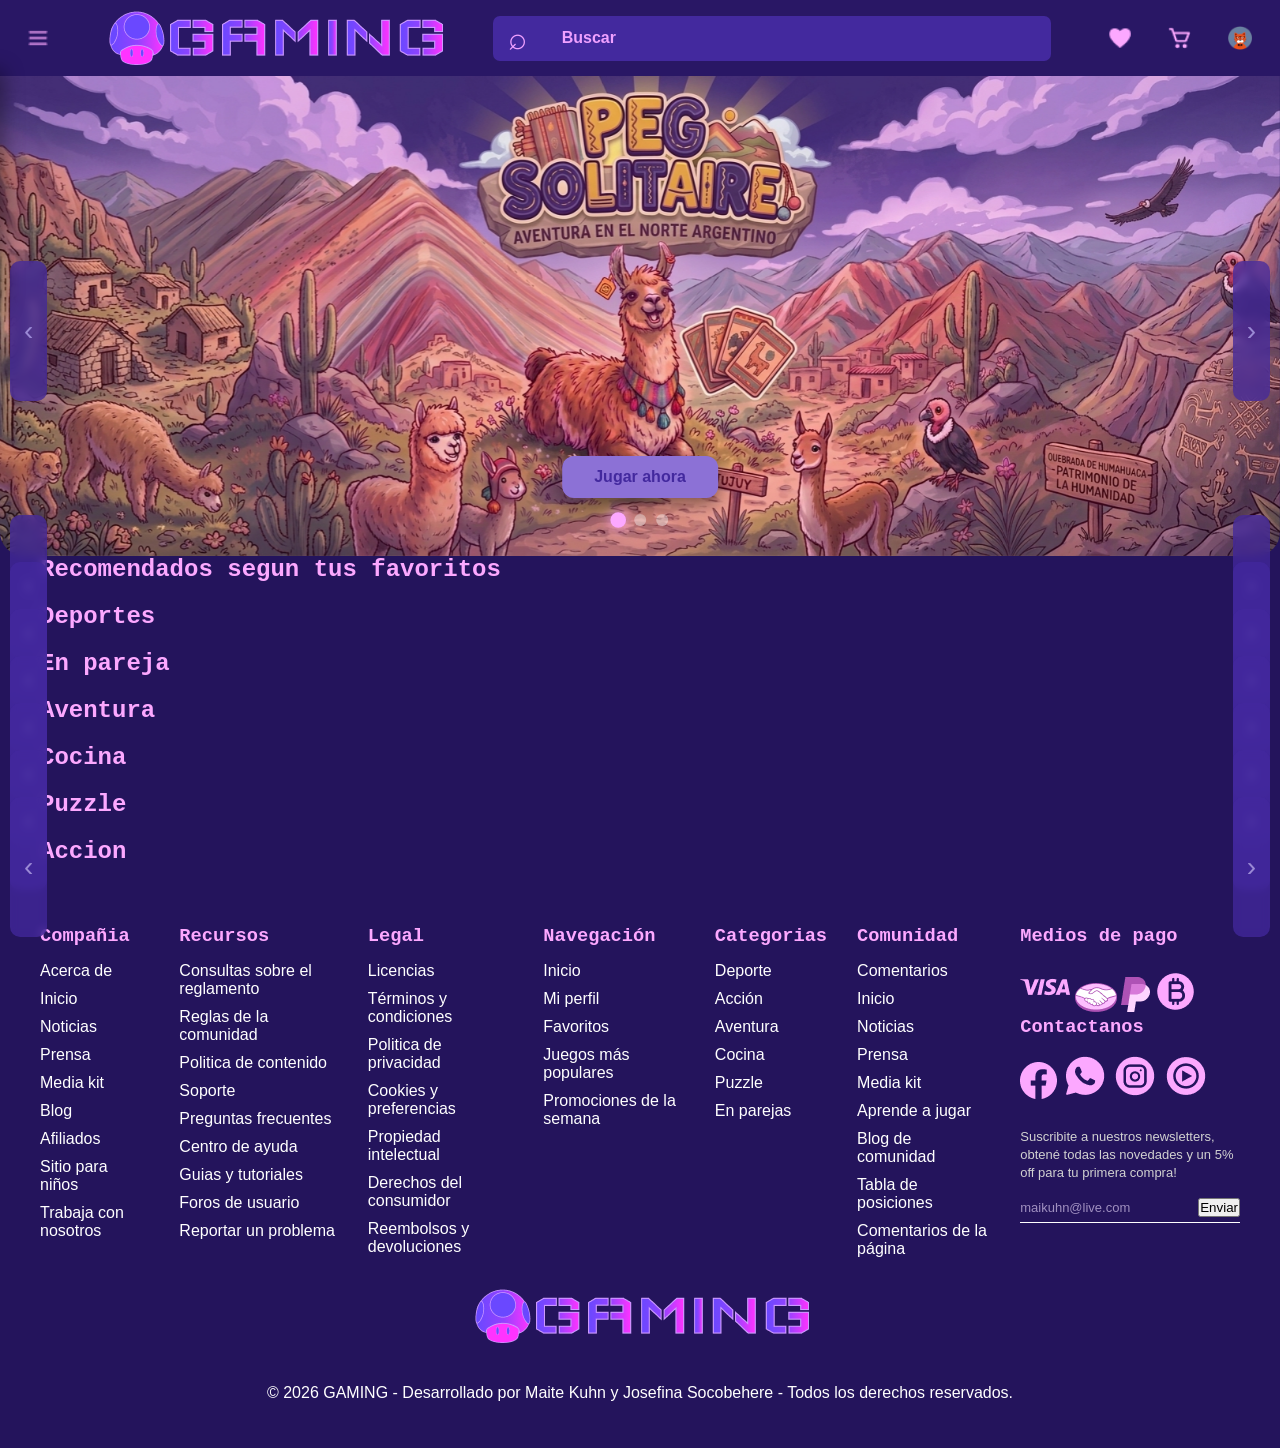
<file: index.html>
<!DOCTYPE html>
<html lang="en">
<head>
    <meta charset="UTF-8">
    <meta name="viewport" content="width=device-width, initial-scale=1.0">
    <title>GAMING</title>
    <link rel="stylesheet" href="css/style.css">
</head>
<body>
    <div class="loader">
        <div class="loading-bar">
            <div></div>
            <div></div>
            <div></div>
            <div></div>
        </div>
        <div class="barra-carga-container">
            <div class="barra-carga"></div>
            <span class="porcentaje">0%</span>
        </div>
    </div>
    <div class="superposicion"></div>

    <header class="header">
    <button class="menu-btn"><img src="assets/img/menu.png" alt="menu"></button>
    <a href="index.html" class="logo">
        <img src="assets/img/LogoGamingNav 2.png" alt="logo">
    </a>
    <div class="buscador">
        <button class="btn-buscar">⌕</button>
        <input type="text" placeholder="Buscar">
    </div>

    <div class="acciones">
        <!-- FAVORITOS -->
        <div class="desplegable-item">
        <button class="nav-btn"><img src="assets/img/fav.png" alt="Favoritos"></button>
        <div class="desplegable-menu">
            <h2>Mis favoritos</h2>
            <div class="desplegable-contenido">
            <div class="item-juego">
                <img src="assets/img/images (10).jpg" alt="Game">
                <p>Lucky Brainrot Blocks Online</p>
            </div>
            <div class="item-juego">
                <img src="assets/img/images (6).jpg" alt="Game">
                <p>Peg Solitaire : Aventura en el norte Argentino</p>
            </div>
            </div>
        </div>
        </div>

        <!-- CARRITO -->
        <div class="desplegable-item">
        <button class="nav-btn"><img src="assets/img/carrito.png" alt="Carrito"></button>
        <div class="desplegable-menu">
            <h2>Carrito</h2>
            <div class="desplegable-contenido">
            <div class="item-carrito">
                <img src="assets/img/images (1).jpg" alt="Game">
                <span>SkillWarz</span>
                <b>$10.000</b>
                <button class="btn-borrar">🗑</button>
            </div>
            <div class="item-carrito">
                <img src="assets/img/images (2).jpg" alt="Game">
                <span>Knights & Brides</span>
                <b>$12.400</b>
                <button class="btn-borrar">🗑</button>
            </div>
            </div>
            <div class="total-bar">
            <span>Total $32.400</span>
            <button class="boton-comprar">Comprar</button>
            </div>
        </div>
        </div>

        <!-- USUARIO -->
        <div class="desplegable-item">
        <button class="nav-btn"><img src="assets/img/image-removebg-preview.png" alt="Usuario"></button>
        <div class="desplegable-menu menu-perfil">
            <div class="perfil-header">
            <p class="usuario">@maikuhn09</p>
            <span class="email">kmaite648@gmail.com</span>
            </div>
            <ul>
            <li><a href="#">Mis juegos</a></li>
            <li><a href="#">Mis favoritos</a></li>
            <hr>
            <li><a href="#">Preferencias de notificaciones</a></li>
            <li><a href="#">Preferencias de privacidad</a></li>
            <li><a href="#">Configuración de cuenta</a></li>
            <li><a href="#">Cerrar sesión</a></li>
            <br>
            <li><a href="#">Soporte</a></li>
            </ul>
        </div>
        </div>
    </div>
</header>
    <nav class="menu">
        <a href="#"> <img src="assets/img/inicio.png" alt=""> Inicio </a>
        <div class="menu-categorias">
            <a href="#" class="btn-categorias"> <img src="assets/img/categorias.png" alt=""> Categorias
            <span>›</span>
            </a>
            <div class="submenu">
                <a class="cat" href="#"> <img src="assets/img/deporte.png" alt="">Deporte</a>
                <a class="cat" href="#"> <img src="assets/img/aventura.png" alt="">Aventura</a>
                <a class="cat" href="#"> <img src="assets/img/accion.png" alt="">Acción</a>
                <a class="cat" href="#"> <img src="assets/img/cocina.png" alt="">Cocina</a>
                <a class="cat" href="#"> <img src="assets/img/puzzle.png" alt="">Puzzle</a>
                <a class="cat" href="#"> <img src="assets/img/parejas.png" alt="">En pareja</a>
            </div>
        </div>
        <a href="#"> <img src="assets/img/recientes.png" alt="">Recientes</a>
        <a href="#"><img src="assets/img/clasificacion.png" alt="">Clasificación</a>
        <div class="menu-inf"> 
        <a href="#"> <img src="assets/img/inicio.png" alt="">Contactanos</a>
        <a href="#"> <img src="assets/img/compartir.png" alt="">Compartir</a>
        </div>
    </nav>
    <main>
    <section class="banner-principal">
        <div class="banner-3d">
            <img id="banner-frente"
                src="assets/img/pegsolitaire (2).jpg"
                alt="Juego Destacado"
                class="banner-fondo banner-frente">

            <img id="banner-atras"
                src="assets/img-blocka/blockaportada.jpg"
                alt="Juego Destacado"
                class="banner-fondo banner-atras">
            <img id="banner-atras"
                src="assets/img-flappy/LlamaPortada.png"
                alt="Juego Destacado"
                class="banner-fondo banner-atras">
        </div>

        <button class="flecha izquierda" id="banner-prev">‹</button>
<button class="flecha derecha" id="banner-next">›</button>
        <!-- Contenido flotante -->
        <div class="banner-contenido">
            <a href="juego.html" class="boton"><span>Jugar ahora</span></a>
            
            <!-- dots -->
            <div class="banner-punto">
            <span class="punto activo" data-index="0"></span>
            <span class="punto" data-index="1"></span>
            <span class="punto" data-index="2"></span>
            </div>
        </div>
    </section>
            <section class="carruseles">
                <div class="carrusel">
                    <h2> Recomendados segun tus favoritos</h2>
                     <button class="flecha izquierda" id="banner-prev">‹</button>
                        <div class="juegos">
                        <!-- Los juegos de la API se ponen aca -->
                       </div>
                    <button class="flecha derecha" id="banner-next">›</button>
                </div> 
                
        <div class="carrusel">
                        <h2>Deportes</h2>
                    <button class="flecha izquierda" id="banner-prev">‹</button>
                        <div class="juegos">
                        <!-- Los juegos de la API se ponen aca -->
                       </div>
                    <button class="flecha derecha" id="banner-next">›</button>
                </div> 
        
<div class="carrusel">     
                       
    <h2>En pareja</h2>
                    <button class="flecha izquierda" id="banner-prev">‹</button>
                        <div class="juegos" id="juegos-api">
                        <!-- Los juegos de la API se ponen aca -->
                       </div>
                    <button class="flecha derecha" id="banner-next">›</button>
                </div> 

                  <div class="carrusel">
                    <h2>Aventura</h2>
                    <button class="flecha izquierda" id="banner-prev">‹</button>
                        <div class="juegos" id="juegos-api">
                        <!-- Los juegos de la API se ponen aca -->
                       </div>
                    <button class="flecha derecha" id="banner-next">›</button>
                </div> 

        <div class="carrusel">                    
            <h2>Cocina</h2>
                    <button class="flecha izquierda">‹</button>
                        <div class="juegos" id="juegos-api">
                        <!-- Los juegos de la API se ponen aca -->
                       </div>
                    <button class="flecha derecha">›</button>
                </div> 

                 <div class="carrusel">
                    <h2>Puzzle</h2>
                    <button class="flecha izquierda">‹</button>
                        <div class="juegos" id="juegos-api">
                        <!-- Los juegos de la API se ponen aca -->
                       </div>
                    <button class="flecha derecha">›</button>
                </div> 

                <div class="carrusel">
                    <h2>Accion</h2>
                    <button class="flecha izquierda">‹</button>
                        <div class="juegos" id="juegos-api">
                        <!-- Los juegos de la API se ponen aca -->
                       </div>
                    <button class="flecha derecha">›</button>
                </div> 
            </section>
    </main>
    <footer class="footer">
        <div class="footer-columnas">
            <div class="footer-columna">
                <h3>Compañia</h3>
                <a href="#">Acerca de</a>
                <a href="#">Inicio</a>
                <a href="#">Noticias</a>
                <a href="#">Prensa</a>
                <a href="#">Media kit</a>
                <a href="#">Blog</a>
                <a href="#">Afiliados</a>
                <a href="#">Sitio para niños</a>
                <a href="#">Trabaja con nosotros</a>
            </div>

            <div class="footer-columna">
                <h3>Recursos</h3>
                <a href="#">Consultas sobre el reglamento</a>
                <a href="#">Reglas de la comunidad</a>
                <a href="#">Politica de contenido</a>
                <a href="#">Soporte</a>
                <a href="#">Preguntas frecuentes</a>
                <a href="#">Centro de ayuda</a>
                <a href="#">Guias y tutoriales</a>
                <a href="#">Foros de usuario</a>
                <a href="#">Reportar un problema</a>
            </div>

            <div class="footer-columna">
                <h3>Legal</h3>
                <a href="#">Licencias</a>
                <a href="#">Términos y condiciones</a>
                <a href="#">Politica de privacidad</a>
                <a href="#">Cookies y preferencias</a>
                <a href="#">Propiedad intelectual</a>
                <a href="#">Derechos del consumidor</a>
                <a href="#">Reembolsos y devoluciones</a>
            </div>

            <div class="footer-columna">
                <h3>Navegación</h3>
                <a href="#">Inicio</a>
                <a href="#">Mi perfil</a>
                <a href="#">Favoritos</a>
                <a href="#">Juegos más populares</a>
                <a href="#">Promociones de la semana</a>
            </div>

            <div class="footer-columna">
                <h3>Categorias</h3>
                <a href="#">Deporte</a>
                <a href="#">Acción</a>
                <a href="#">Aventura</a>
                <a href="#">Cocina</a>
                <a href="#">Puzzle</a>
                <a href="#">En parejas</a>
            </div>

            <div class="footer-columna">
                <h3>Comunidad</h3>
                <a href="#">Comentarios</a>
                <a href="#">Inicio</a>
                <a href="#">Noticias</a>
                <a href="#">Prensa</a>
                <a href="#">Media kit</a>
                <a href="#">Aprende a jugar</a>
                <a href="#">Blog de comunidad</a>
                <a href="#">Tabla de posiciones</a>
                <a href="#">Comentarios de la página</a>
            </div>

            <div class="footer-columna">
                <div class="Columna-pago">
                    <h3>Medios de pago</h3>
                    <img src="assets/img/visa.png" alt="Visa">
                    <img src="assets/img/mercado-pago.png" alt="Mercado Pago">
                    <img src="assets/img/paypal.png" alt="Paypal">
                    <img src="assets/img/bitcoin.png" alt="Bitcoins">
                </div>

                <div class="Columna-contacto">
                    <h3>Contactanos</h3>
                    <img src="assets/img/facebook.png" alt="Facebook">
                    <img src="assets/img/whatsapp.png" alt="WhatsApp">
                    <img src="assets/img/instagram.png" alt="Instagram">
                    <img src="assets/img/youtube.png" alt="YouTube">
                </div>

                <div class="newsletter">
                    <p>Suscribite a nuestros newsletters, obtené todas las novedades y un 5% off para tu primera compra!</p>
                    <form class="newsletter-form">
                        <input type="email" placeholder="maikuhn@live.com" required>
                        <button type="submit" class="btn">Enviar</button>
                    </form>
                </div>
            </div>
        </div>
        <img class="logo-footer" src="assets/img/LogoGamingNav 2.png" alt="Logo">
        <p class="copyright" >© 2026 GAMING - Desarrollado por Maite Kuhn y Josefina Socobehere - Todos los derechos reservados.</p>
    </footer>
    <script src="js/script.js"></script>
</body>
</html>
</file>
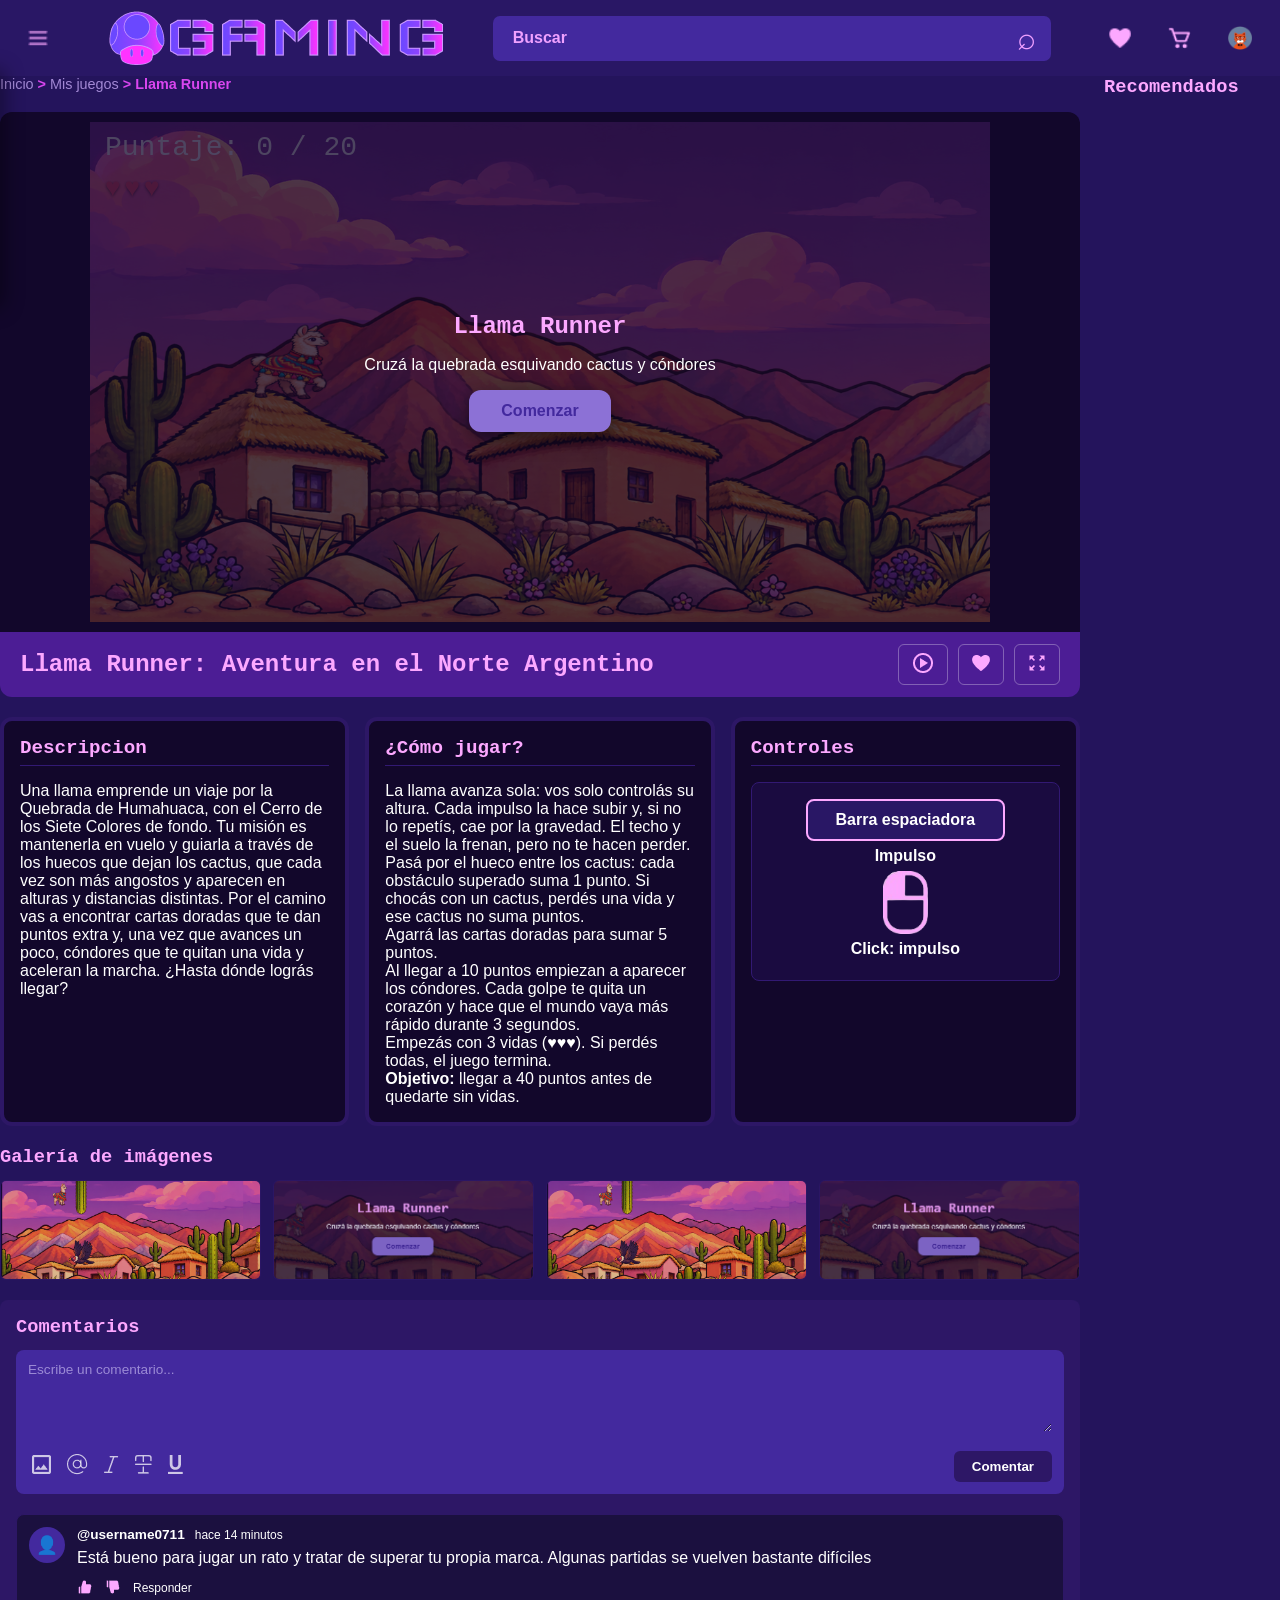
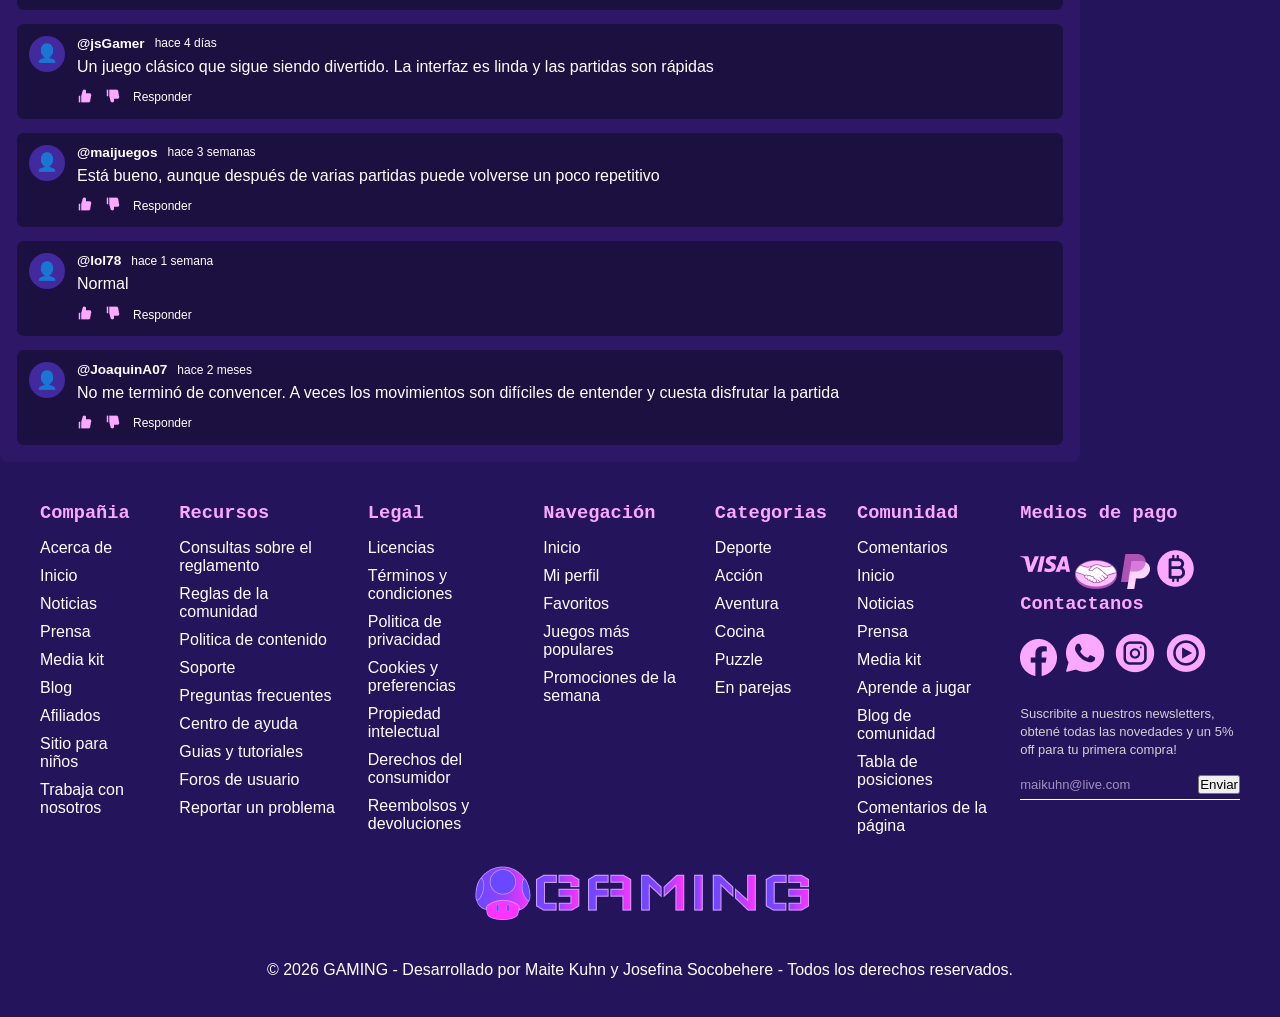
<file: flappy.html>
<!DOCTYPE html>
<html lang="es">
<head>
    <meta charset="UTF-8">
    <meta name="viewport" content="width=device-width, initial-scale=1.0">
    <title>Llama Runner | GAMING</title>
    <link rel="stylesheet" href="css/style.css">
    <link rel="stylesheet" href="css/juego.css">
    <link rel="stylesheet" href="css/flappy.css">
</head>
<body>
    <header class="header">
  <button class="menu-btn"><img src="assets/img/menu.png" alt="menu"></button>
  <a href="index.html" class="logo">
    <img src="assets/img/LogoGamingNav 2.png" alt="logo">
  </a>
  <div class="buscador">
    <input type="text" placeholder="Buscar">
    <button>⌕</button>
  </div>

  <div class="acciones">
    <!-- FAVORITOS -->
    <div class="desplegable-item">
      <button class="nav-btn"><img src="assets/img/fav.png" alt="Favoritos"></button>
      <div class="desplegable-menu">
        <h2>Mis favoritos</h2>
        <div class="desplegable-contenido">
          <div class="item-juego">
            <img src="assets/img/images (10).jpg" alt="Game">
            <p>Lucky Brainrot Blocks Online</p>
          </div>
          <div class="item-juego">
            <img src="assets/img/images (6).jpg" alt="Game">
            <p>Peg Solitaire : Aventura en el norte Argentino</p>
          </div>
        </div>
      </div>
    </div>

    <!-- CARRITO -->
    <div class="desplegable-item">
      <button class="nav-btn"><img src="assets/img/carrito.png" alt="Carrito"></button>
      <div class="desplegable-menu">
        <h2>Carrito</h2>
        <div class="desplegable-contenido">
          <div class="item-carrito">
            <img src="assets/img/images (1).jpg" alt="Game">
            <span>SkillWarz</span>
            <b>$10.000</b>
            <button class="btn-borrar">🗑</button>
          </div>
          <div class="item-carrito">
            <img src="assets/img/images (2).jpg" alt="Game">
            <span>Knights & Brides</span>
            <b>$12.400</b>
            <button class="btn-borrar">🗑</button>
          </div>
        </div>
        <div class="total-bar">
          <span>Total $32.400</span>
          <button class="boton-comprar">Comprar</button>
        </div>
      </div>
    </div>

    <!-- USUARIO -->
    <div class="desplegable-item">
      <button class="nav-btn"><img src="assets/img/image-removebg-preview.png" alt="Usuario"></button>
      <div class="desplegable-menu menu-perfil">
        <div class="perfil-header">
          <p class="usuario">@maikuhn09</p>
          <span class="email">kmaite648@gmail.com</span>
        </div>
        <ul>
          <li><a href="#">Mis juegos</a></li>
          <li><a href="#">Mis favoritos</a></li>
          <hr>
          <li><a href="#">Preferencias de notificaciones</a></li>
          <li><a href="#">Preferencias de privacidad</a></li>
          <li><a href="#">Configuración de cuenta</a></li>
          <li><a href="#">Cerrar sesión</a></li>
          <br>
          <li><a href="#">Soporte</a></li>
        </ul>
      </div>
    </div>
  </div>
</header>
    <nav class="menu">
        <a href="#"> <img src="assets/img/inicio.png" alt=""> Inicio </a>
        <div class="menu-categorias">
            <a href="#" class="btn-categorias"> <img src="assets/img/categorias.png" alt=""> Categorias
            <span>›</span>
            </a>
            <div class="submenu">
                <a class="cat" href="#"> <img src="assets/img/deporte.png" alt="">Deporte</a>
                <a class="cat" href="#"> <img src="assets/img/aventura.png" alt="">Aventura</a>
                <a class="cat" href="#"> <img src="assets/img/accion.png" alt="">Acción</a>
                <a class="cat" href="#"> <img src="assets/img/cocina.png" alt="">Cocina</a>
                <a class="cat" href="#"> <img src="assets/img/puzzle.png" alt="">Puzzle</a>
                <a class="cat" href="#"> <img src="assets/img/parejas.png" alt="">En pareja</a>
            </div>
        </div>
        <a href="#"> <img src="assets/img/recientes.png" alt="">Recientes</a>
        <a href="#"><img src="assets/img/clasificacion.png" alt="">Clasificación</a>
        <div class="menu-inf"> 
        <a href="#"> <img src="assets/img/inicio.png" alt="">Contactanos</a>
        <a href="#"> <img src="assets/img/compartir.png" alt="">Compartir</a>
        </div>
    </nav>
<main class="game-page-container">
    <div class="main-content">
        <nav class ="breadcrumb">
            <a href="index.html"> Inicio </a>
            <span>></span>
            <a href = "#">Mis juegos</a>
            <span>></span>
            <span> Llama Runner</span>
        </nav>

        <!--juego-->
        <article class="game-portada">
            <div class="game-img">
                <div id="runner-juego">
                    <div id="escenario">
                        <div class="capa capa1"></div>
                        <div class="capa capa2"></div>
                        <div class="capa capa3"></div>
                        <div class="capa capa4"></div>
                        <div id="personaje"><div id="llama-sprite" class="volando"></div></div>                        
                        <div id="puntaje">Puntaje: 0</div>
                        <div id="vidas"></div>
                        <div id="efecto"></div>

                        <!-- Menú de inicio -->
                        <div id="menu-inicio-runner">
                            <h1>Llama Runner</h1>
                            <p>Cruzá la quebrada esquivando cactus y cóndores</p>
                            <button id="btn-comenzar" class="boton">Comenzar</button>
                        </div>

                        <!-- Fin de partida -->
                        <div id="cartel-fin">
                            <h2>¡Perdiste!</h2>
                            <p id="texto-final"></p>
                            <button id="btn-reintentar" class="boton">Jugar de nuevo</button>
                        </div>
                    </div>
                </div>
            </div>
            <div class="game-bar">
                <h2>Llama Runner: Aventura en el Norte Argentino</h2>
                <div class="game-acs">
                    <button class="btn-icon btn-hover-1" title="Jugar"> <img src="assets/img/play.png" alt="Jugar"> </button>            
                    <button class="btn-icon btn-hover-2" title="Favorito"><img src="assets/img/fav.png" alt=""></button>
                    <button class="btn-icon btn-hover-3" title="Compartir"> <img src="assets/img/zoom.png" alt=""></button>
                </div>
            </div>
        </article>
        

    <!--Informacion del juego-->
<div class = "game-info-grid">
    <div class="info-block">
        <h3>Descripcion</h3>
        <p>Una llama emprende un viaje por la Quebrada de Humahuaca, con el Cerro de los Siete Colores de fondo.
        Tu misión es mantenerla en vuelo y guiarla a través de los huecos que dejan los cactus, que cada vez son más angostos y aparecen en alturas y distancias distintas.
        Por el camino vas a encontrar cartas doradas que te dan puntos extra y, una vez que avances un poco, cóndores que te quitan una vida y aceleran la marcha.
        ¿Hasta dónde lográs llegar?
        </p>
    </div>
   <div class="info-block">
    <h3>¿Cómo jugar?</h3>
    <p>La llama avanza sola: vos solo controlás su altura. Cada impulso la hace subir y, si no lo repetís, cae por la gravedad. El techo y el suelo la frenan, pero no te hacen perder.</p>
        Pasá por el hueco entre los cactus: cada obstáculo superado suma 1 punto. Si chocás con un cactus, perdés una vida y ese cactus no suma puntos.</p>
        Agarrá las cartas doradas para sumar 5 puntos.</p>
        Al llegar a 10 puntos empiezan a aparecer los cóndores. Cada golpe te quita un corazón y hace que el mundo vaya más rápido durante 3 segundos.</p>
        Empezás con 3 vidas (♥♥♥). Si perdés todas, el juego termina.</p>
    <p><strong>Objetivo:</strong> llegar a 40 puntos antes de quedarte sin vidas.</p>
</div>
    <!--controles-->
    <div class="info-block">
        <h3 class="titulo-controles">Controles</h3>
        <div class="tarjeta-controles">
            <div class="bloque-control">
                <div class="tecla-espacio">Barra espaciadora</div>
                <p class="etiqueta">Impulso</p>
            </div>
            <div class="bloque-control">
                <button class="btn-mouse-click" aria-label="Click">
                    <img src="assets/img/mousee2.png" alt="Click Mouse">
                </button>
                <p class="etiqueta">Click: impulso</p>
            </div>
        </div>
    </div>
</div>
<!--imagenes-->
<section class="gallery-section">
    <h3>Galería de imágenes</h3>
    <div class="carousel-container">
        <img src="assets/img/Screenshot 2026-11-24 144855.png" alt="Pantalla de inicio de Llama Runner">
        <img src="assets/img/Screenshot 2026-11-24 163749.png" alt="La llama esquivando cactus">
        <img src="assets/img/Screenshot 2026-11-24 144855.png" alt="Cartas doradas y cóndores">
        <img src="assets/img/Screenshot 2026-11-24 163749.png"alt="Pantalla de fin de partida">
    </div>
</section>
<!-- Sección Comentarios -->
    <section class="seccion-comentarios">
      <h3>Comentarios</h3>

    <div class="comentario-input-box">
        <textarea placeholder="Escribe un comentario..."></textarea>
        <div class="comentario-tools">
            <div class="toolbar-icons">
                <button type="button" title="Adjuntar imagen"><img src="assets/img/imagen.png" alt=""></button>
                <button type="button" title="Arroba"><img src="assets/img/arroba.png" alt=""></button>
                <button type="button" title="Formato"><img src="assets/img/cursiva.png" alt=""></button>
                <button type="button" title="Emoji"><img src="assets/img/tachado.png" alt=""></button>
                <button type="button" title="Adjuntar"><img src="assets/img/subrayado.png" alt=""></button>
                
            </div>
            <button class="btn-submit">Comentar</button>
      </div>
    </div>
    <div class="comentario-lista">
            <!-- Lista de comentarios -->
        <article class="comentario-item">
            <div class="avatar">👤</div>
                <div class="comentario-content">
                    <div class="comentario-header">
                        <span class="usuario">@username0711</span>
                        <span class="fecha">hace 14 minutos</span>
                    </div>
                    <p class="comentario-texto">Está bueno para jugar un rato y tratar de superar tu propia marca. Algunas partidas se vuelven bastante difíciles</p>
                    <div class="comentario-actions">
                        <button class="btn-action"><img src="assets/img/dislike.png" alt=""></button>
                        <button class="btn-action"><img src="assets/img/like.png" alt=""></button>
                        <button class="btn-responder">Responder</button>
                    </div>
            </div>
        </article>
        <article class="comentario-item">
            <div class="avatar">👤</div>
            <div class="comentario-content">
                <div class="comentario-header">
                    <span class="usuario">@jsGamer</span>
                    <span class="fecha">hace 4 días</span>
                </div>
                <p class="comentario-texto">Un juego clásico que sigue siendo divertido. La interfaz es linda y las partidas son rápidas</p>
                <div class="comentario-actions">
                    <button class="btn-action"><img src="assets/img/dislike.png" alt=""></button>
                    <button class="btn-action"><img src="assets/img/like.png" alt=""></button>
                    <button class="btn-responder">Responder</button>
                </div>
            </div>
        </article>
        <article class="comentario-item">
        <div class="avatar">👤</div>
        <div class="comentario-content">
            <div class="comentario-header">
                <span class="usuario">@maijuegos</span>
                <span class="fecha">hace 3 semanas</span>
            </div>
            <p class="comentario-texto">Está bueno, aunque después de varias partidas puede volverse un poco repetitivo</p>
            <div class="comentario-actions">
            <button class="btn-action"><img src="assets/img/dislike.png" alt=""></button>
            <button class="btn-action"><img src="assets/img/like.png" alt=""></button>
            <button class="btn-responder">Responder</button>
            </div>
        </div>
        </article>
        <article class="comentario-item">
        <div class="avatar">👤</div>
        <div class="comentario-content">
            <div class="comentario-header">
                <span class="usuario">@lol78</span>
                <span class="fecha">hace 1 semana</span>
            </div>
            <p class="comentario-texto">Normal</p>
            <div class="comentario-actions">
            <button class="btn-action"><img src="assets/img/dislike.png" alt=""></button>
            <button class="btn-action"><img src="assets/img/like.png" alt=""></button>
            <button class="btn-responder">Responder</button>
            </div>
        </div>
        </article>
        <article class="comentario-item">
        <div class="avatar">👤</div>
        <div class="comentario-content">
            <div class="comentario-header">
                <span class="usuario">@JoaquinA07</span>
                <span class="fecha">hace 2 meses</span>
            </div>
            <p class="comentario-texto">No me terminó de convencer. A veces los movimientos son difíciles de entender y cuesta disfrutar la partida</p>
            <div class="comentario-actions">
            <button class="btn-action"><img src="assets/img/dislike.png" alt=""></button>
            <button class="btn-action"><img src="assets/img/like.png" alt=""></button>
            <button class="btn-responder">Responder</button>
            </div>
        </div>
        </article>
        </div>
        </section>
</div>

  <aside class="juegos-recomendados">
      <h3>Recomendados</h3>
      <div class="juegos">
          <!-- Los juegos de la API se inyectan acá -->
      </div>
  </aside>

</main>
 <footer class="footer">
        <div class="footer-columnas">
            <div class="footer-columna">
                <h3>Compañia</h3>
                <a href="#">Acerca de</a>
                <a href="#">Inicio</a>
                <a href="#">Noticias</a>
                <a href="#">Prensa</a>
                <a href="#">Media kit</a>
                <a href="#">Blog</a>
                <a href="#">Afiliados</a>
                <a href="#">Sitio para niños</a>
                <a href="#">Trabaja con nosotros</a>
            </div>

            <div class="footer-columna">
                <h3>Recursos</h3>
                <a href="#">Consultas sobre el reglamento</a>
                <a href="#">Reglas de la comunidad</a>
                <a href="#">Politica de contenido</a>
                <a href="#">Soporte</a>
                <a href="#">Preguntas frecuentes</a>
                <a href="#">Centro de ayuda</a>
                <a href="#">Guias y tutoriales</a>
                <a href="#">Foros de usuario</a>
                <a href="#">Reportar un problema</a>
            </div>

            <div class="footer-columna">
                <h3>Legal</h3>
                <a href="#">Licencias</a>
                <a href="#">Términos y condiciones</a>
                <a href="#">Politica de privacidad</a>
                <a href="#">Cookies y preferencias</a>
                <a href="#">Propiedad intelectual</a>
                <a href="#">Derechos del consumidor</a>
                <a href="#">Reembolsos y devoluciones</a>
            </div>

            <div class="footer-columna">
                <h3>Navegación</h3>
                <a href="#">Inicio</a>
                <a href="#">Mi perfil</a>
                <a href="#">Favoritos</a>
                <a href="#">Juegos más populares</a>
                <a href="#">Promociones de la semana</a>
            </div>

            <div class="footer-columna">
                <h3>Categorias</h3>
                <a href="#">Deporte</a>
                <a href="#">Acción</a>
                <a href="#">Aventura</a>
                <a href="#">Cocina</a>
                <a href="#">Puzzle</a>
                <a href="#">En parejas</a>
            </div>

            <div class="footer-columna">
                <h3>Comunidad</h3>
                <a href="#">Comentarios</a>
                <a href="#">Inicio</a>
                <a href="#">Noticias</a>
                <a href="#">Prensa</a>
                <a href="#">Media kit</a>
                <a href="#">Aprende a jugar</a>
                <a href="#">Blog de comunidad</a>
                <a href="#">Tabla de posiciones</a>
                <a href="#">Comentarios de la página</a>
            </div>

            <div class="footer-columna">
                <div class="Columna-pago">
                    <h3>Medios de pago</h3>
                    <img src="assets/img/visa.png" alt="Visa">
                    <img src="assets/img/mercado-pago.png" alt="Mercado Pago">
                    <img src="assets/img/paypal.png" alt="Paypal">
                    <img src="assets/img/bitcoin.png" alt="Bitcoins">
                </div>

                <div class="Columna-contacto">
                    <h3>Contactanos</h3>
                    <img src="assets/img/facebook.png" alt="Facebook">
                    <img src="assets/img/whatsapp.png" alt="WhatsApp">
                    <img src="assets/img/instagram.png" alt="Instagram">
                    <img src="assets/img/youtube.png" alt="YouTube">
                </div>

                <div class="newsletter">
                    <p>Suscribite a nuestros newsletters, obtené todas las novedades y un 5% off para tu primera compra!</p>
                    <form class="newsletter-form">
                        <input type="email" placeholder="maikuhn@live.com" required>
                        <button type="submit" class="btn">Enviar</button>
                    </form>
                </div>
            </div>
        </div>
        <img class="logo-footer" src="assets/img/LogoGamingNav 2.png" alt="Logo">
        <p class="copyright" >© 2026 GAMING - Desarrollado por Maite Kuhn y Josefina Socobehere - Todos los derechos reservados.</p>
    </footer>
        <script src="js/script.js"></script>
    <script src="js/flappy/flappy.js"></script>
</body>
</html>
</file>
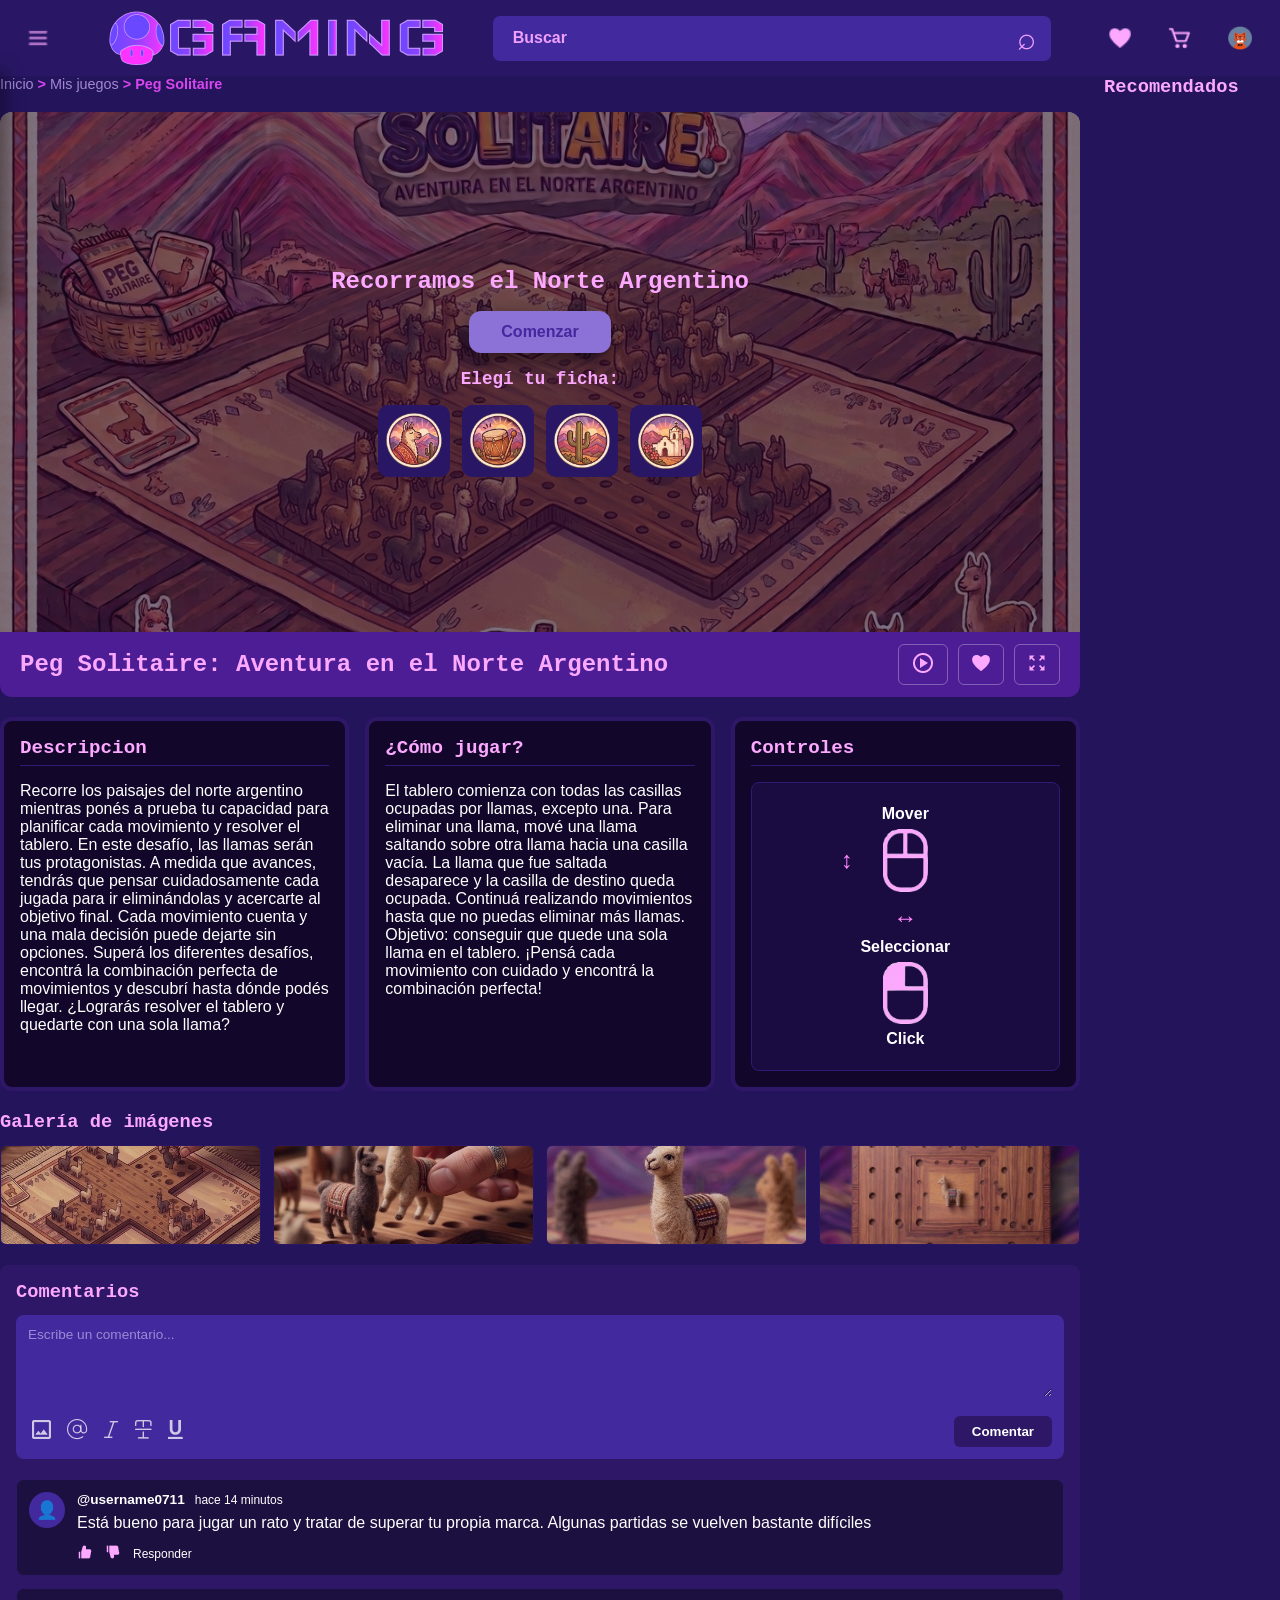
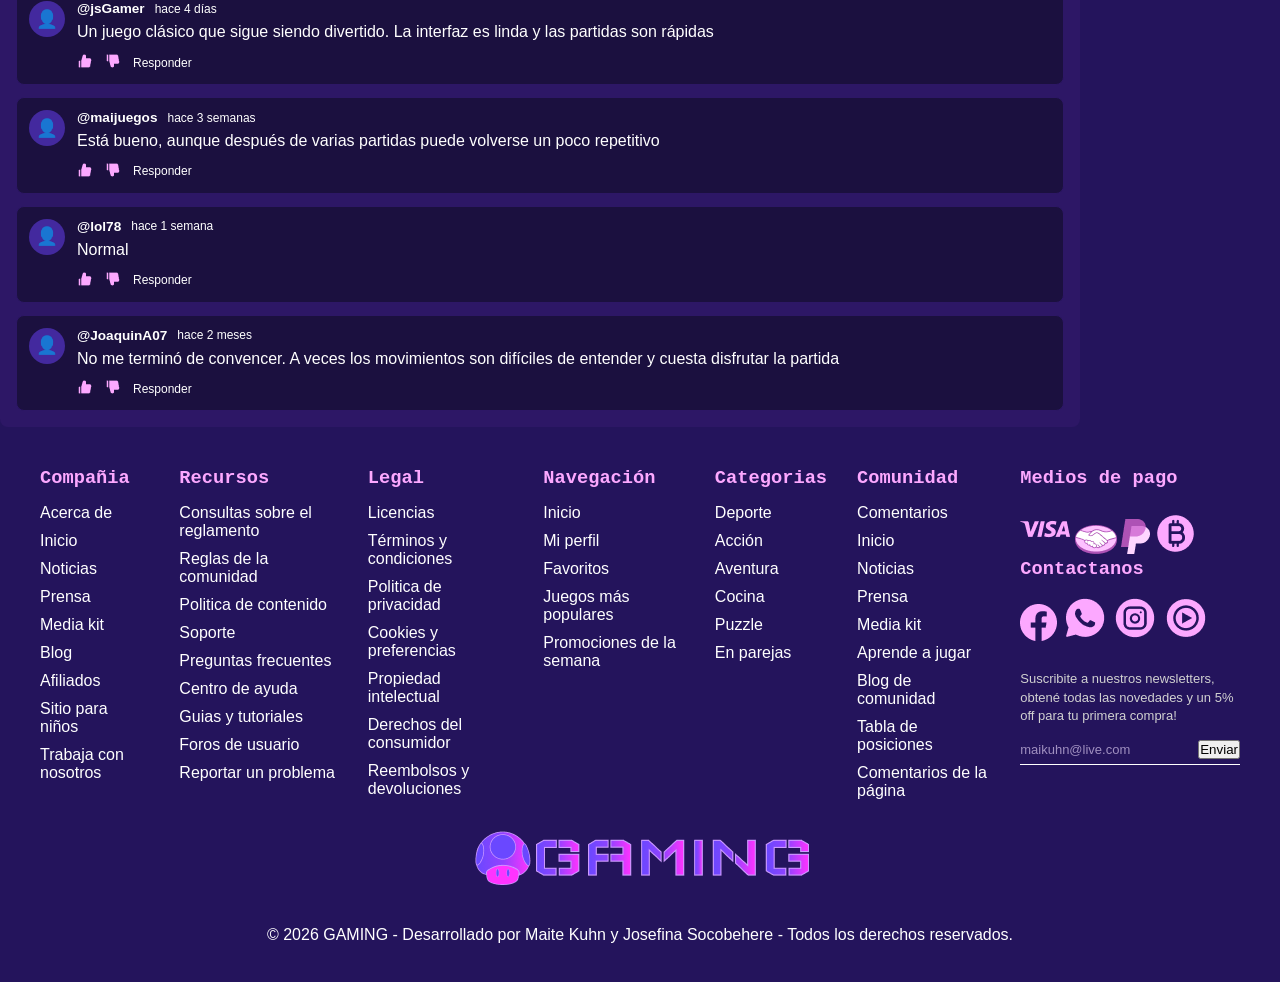
<file: juego.html>
<!DOCTYPE html>
<html lang="en">
<head>
    <meta charset="UTF-8">
    <meta name="viewport" content="width=device-width, initial-scale=1.0">
    <title>GAMING</title>
    <link rel="stylesheet" href="css/style.css">
    <link rel="stylesheet" href="css/juego.css">
</head>
<body>
    <header class="header">
  <button class="menu-btn"><img src="assets/img/menu.png" alt="menu"></button>
  <a href="index.html" class="logo">
    <img src="assets/img/LogoGamingNav 2.png" alt="logo">
  </a>
  <div class="buscador">
    <input type="text" placeholder="Buscar">
    <button>⌕</button>
  </div>

  <div class="acciones">
    <!-- FAVORITOS -->
    <div class="desplegable-item">
      <button class="nav-btn"><img src="assets/img/fav.png" alt="Favoritos"></button>
      <div class="desplegable-menu">
        <h2>Mis favoritos</h2>
        <div class="desplegable-contenido">
          <div class="item-juego">
            <img src="assets/img/images (10).jpg" alt="Game">
            <p>Lucky Brainrot Blocks Online</p>
          </div>
          <div class="item-juego">
            <img src="assets/img/images (6).jpg" alt="Game">
            <p>Peg Solitaire : Aventura en el norte Argentino</p>
          </div>
        </div>
      </div>
    </div>

    <!-- CARRITO -->
    <div class="desplegable-item">
      <button class="nav-btn"><img src="assets/img/carrito.png" alt="Carrito"></button>
      <div class="desplegable-menu">
        <h2>Carrito</h2>
        <div class="desplegable-contenido">
          <div class="item-carrito">
            <img src="assets/img/images (1).jpg" alt="Game">
            <span>SkillWarz</span>
            <b>$10.000</b>
            <button class="btn-borrar">🗑</button>
          </div>
          <div class="item-carrito">
            <img src="assets/img/images (2).jpg" alt="Game">
            <span>Knights & Brides</span>
            <b>$12.400</b>
            <button class="btn-borrar">🗑</button>
          </div>
        </div>
        <div class="total-bar">
          <span>Total $32.400</span>
          <button class="boton-comprar">Comprar</button>
        </div>
      </div>
    </div>

    <!-- USUARIO -->
    <div class="desplegable-item">
      <button class="nav-btn"><img src="assets/img/image-removebg-preview.png" alt="Usuario"></button>
      <div class="desplegable-menu menu-perfil">
        <div class="perfil-header">
          <p class="usuario">@maikuhn09</p>
          <span class="email">kmaite648@gmail.com</span>
        </div>
        <ul>
          <li><a href="#">Mis juegos</a></li>
          <li><a href="#">Mis favoritos</a></li>
          <hr>
          <li><a href="#">Preferencias de notificaciones</a></li>
          <li><a href="#">Preferencias de privacidad</a></li>
          <li><a href="#">Configuración de cuenta</a></li>
          <li><a href="#">Cerrar sesión</a></li>
          <br>
          <li><a href="#">Soporte</a></li>
        </ul>
      </div>
    </div>
  </div>
</header>
    <nav class="menu">
        <a href="#"> <img src="assets/img/inicio.png" alt=""> Inicio </a>
        <div class="menu-categorias">
            <a href="#" class="btn-categorias"> <img src="assets/img/categorias.png" alt=""> Categorias
            <span>›</span>
            </a>
            <div class="submenu">
                <a class="cat" href="#"> <img src="assets/img/deporte.png" alt="">Deporte</a>
                <a class="cat" href="#"> <img src="assets/img/aventura.png" alt="">Aventura</a>
                <a class="cat" href="#"> <img src="assets/img/accion.png" alt="">Acción</a>
                <a class="cat" href="#"> <img src="assets/img/cocina.png" alt="">Cocina</a>
                <a class="cat" href="#"> <img src="assets/img/puzzle.png" alt="">Puzzle</a>
                <a class="cat" href="#"> <img src="assets/img/parejas.png" alt="">En pareja</a>
            </div>
        </div>
        <a href="#"> <img src="assets/img/recientes.png" alt="">Recientes</a>
        <a href="#"><img src="assets/img/clasificacion.png" alt="">Clasificación</a>
        <div class="menu-inf"> 
        <a href="#"> <img src="assets/img/inicio.png" alt="">Contactanos</a>
        <a href="#"> <img src="assets/img/compartir.png" alt="">Compartir</a>
        </div>
    </nav>
<main class="game-page-container">
    <div class="main-content">
        <nav class ="breadcrumb">
            <a href="index.html"> Inicio </a>
            <span>></span>
            <a href = "#">Mis juegos</a>
            <span>></span>
            <span> Peg Solitaire</span>
        </nav>

        <!--juego-->
        <article class="game-portada">
            <div class="game-img">
                <!-- Menú de inicio -->
                <div id="menu-inicial" class="menu-inicial">
                    <h1>Recorramos el Norte Argentino</h1>
                    <button id="comenzar" class="boton">Comenzar</button>
                    <h2>Elegí tu ficha:</h2>
                    <div id="selector-fichas" class="grupo-fichas">
                    <button class="boton-ficha" data-ficha="ficha1">
                        <img src="assets/img/fichas/ficha1.png" alt="Ficha 1" />
                    </button>
                    <button class="boton-ficha" data-ficha="ficha2">
                        <img src="assets/img/fichas/ficha2.png" alt="Ficha 2" />
                    </button>
                    <button class="boton-ficha" data-ficha="ficha3">
                        <img src="assets/img/fichas/ficha3.png" alt="Ficha 3" />
                    </button>
                    <button class="boton-ficha" data-ficha="ficha4">
                        <img src="assets/img/fichas/ficha4.png" alt="Ficha 4" />
                    </button>
                    </div>

                </div>
            
                <div class="contenedor-juego-peg">
                    <canvas id="canvas-juego"></canvas>
            
                    <!-- Overlay de fin de juego -->
                    <div id="overlay">
                        <div id="mensaje-final"></div>
                        <button id="reiniciar" class="boton">Volver a jugar</button>
                    </div>
            
                    <!-- Temporizador -->
                    <div id="timer">Tiempo: 0s</div>
                    <!-- Imagen de la ficha -->
                    <img id="ficha-img" src="assets/img/fichas/ficha1.png" style="display:none" />

            
                    <!-- Botones de control durante el juego -->
                    <div class="botones-juego">
                    <button id="reintentar" class="boton">Reintentar</button>
                    <button id="volver-menu" class="boton">Volver al menú</button>
                    </div>
                </div>
    </div>
            <div class="game-bar">
                <h2>Peg Solitaire: Aventura en el Norte Argentino</h2>
                <div class="game-acs">
                    <button class="btn-icon btn-hover-1" title="Jugar"> <img src="assets/img/play.png" alt="Jugar"> </button>            
                    <button class="btn-icon btn-hover-2" title="Favorito"><img src="assets/img/fav.png" alt=""></button>
                    <button class="btn-icon btn-hover-3" title="Compartir"> <img src="assets/img/zoom.png" alt=""></button>
                </div>
            </div>
        </article>
        

    <!--Informacion del juego-->
<div class = "game-info-grid">
    <div class="info-block">
        <h3>Descripcion</h3>
        <p>Recorre los paisajes del norte argentino mientras ponés a prueba tu capacidad para planificar cada movimiento y resolver el tablero.
            En este desafío, las llamas serán tus protagonistas. A medida que avances, tendrás que pensar cuidadosamente cada jugada para ir eliminándolas y acercarte al objetivo final. Cada movimiento cuenta y una mala decisión puede dejarte sin opciones.
            Superá los diferentes desafíos, encontrá la combinación perfecta de movimientos y descubrí hasta dónde podés llegar. ¿Lograrás resolver el tablero y quedarte con una sola llama?</p>
    </div>
    <div class="info-block">
        <h3>¿Cómo jugar?</h3>
        <p>El tablero comienza con todas las casillas ocupadas por llamas, excepto una.
            Para eliminar una llama, mové una llama saltando sobre otra llama hacia una casilla vacía. La llama que fue saltada desaparece y la casilla de destino queda ocupada.
            Continuá realizando movimientos hasta que no puedas eliminar más llamas.

            Objetivo: conseguir que quede una sola llama en el tablero.

            ¡Pensá cada movimiento con cuidado y encontrá la combinación perfecta!</p>
    </div>
    <!--controles-->
 <div class="info-block">
        <h3 class="titulo-controles">Controles</h3>
  <div class="tarjeta-controles">
<p class="etiqueta"> Mover</p>
    <div class="bloque-control">
        <div class="mouse-contenedor">
            <span class="icono-flechas-v">↕</span>
        <img class="icono-mouse"  src="assets/img/mousee.png" alt="" srcset="">
      </div>
      <span class="icono-flechas-h">↔</span>
      <p class="etiqueta">Seleccionar</p>
    </div>

    <!-- Sección Click -->
   <div class="bloque-control">
      <button class="btn-mouse-click" aria-label="Click">
        <img src="assets/img/mousee2.png" alt="Click Mouse">
      </button>
      <p class="etiqueta">Click</p>
    </div>
  </div>
</div>
</div>
<!--imagenes-->
<section class="gallery-section">
    <h3>Galería de imágenes</h3>
    <div class="carousel-container">
        <img src="assets/img/img1.jpeg" alt="imagen del juego">
        <img src="assets/img/img2.jpeg" alt="imagen del juego">
        <img src="assets/img/img3.jpeg" alt="imagen del juego">
        <img src="assets/img/img4.jpeg" alt="imagen del juego">
    </div>
</section>
<!-- Sección Comentarios -->
    <section class="seccion-comentarios">
      <h3>Comentarios</h3>

    <div class="comentario-input-box">
        <textarea placeholder="Escribe un comentario..."></textarea>
        <div class="comentario-tools">
            <div class="toolbar-icons">
                <button type="button" title="Adjuntar imagen"><img src="assets/img/imagen.png" alt=""></button>
                <button type="button" title="Arroba"><img src="assets/img/arroba.png" alt=""></button>
                <button type="button" title="Formato"><img src="assets/img/cursiva.png" alt=""></button>
                <button type="button" title="Emoji"><img src="assets/img/tachado.png" alt=""></button>
                <button type="button" title="Adjuntar"><img src="assets/img/subrayado.png" alt=""></button>
                
            </div>
            <button class="btn-submit">Comentar</button>
      </div>
    </div>
    <div class="comentario-lista">
            <!-- Lista de comentarios -->
        <article class="comentario-item">
            <div class="avatar">👤</div>
                <div class="comentario-content">
                    <div class="comentario-header">
                        <span class="usuario">@username0711</span>
                        <span class="fecha">hace 14 minutos</span>
                    </div>
                    <p class="comentario-texto">Está bueno para jugar un rato y tratar de superar tu propia marca. Algunas partidas se vuelven bastante difíciles</p>
                    <div class="comentario-actions">
                        <button class="btn-action"><img src="assets/img/dislike.png" alt=""></button>
                        <button class="btn-action"><img src="assets/img/like.png" alt=""></button>
                        <button class="btn-responder">Responder</button>
                    </div>
            </div>
        </article>
        <article class="comentario-item">
            <div class="avatar">👤</div>
            <div class="comentario-content">
                <div class="comentario-header">
                    <span class="usuario">@jsGamer</span>
                    <span class="fecha">hace 4 días</span>
                </div>
                <p class="comentario-texto">Un juego clásico que sigue siendo divertido. La interfaz es linda y las partidas son rápidas</p>
                <div class="comentario-actions">
                    <button class="btn-action"><img src="assets/img/dislike.png" alt=""></button>
                    <button class="btn-action"><img src="assets/img/like.png" alt=""></button>
                    <button class="btn-responder">Responder</button>
                </div>
            </div>
        </article>
        <article class="comentario-item">
        <div class="avatar">👤</div>
        <div class="comentario-content">
            <div class="comentario-header">
                <span class="usuario">@maijuegos</span>
                <span class="fecha">hace 3 semanas</span>
            </div>
            <p class="comentario-texto">Está bueno, aunque después de varias partidas puede volverse un poco repetitivo</p>
            <div class="comentario-actions">
            <button class="btn-action"><img src="assets/img/dislike.png" alt=""></button>
            <button class="btn-action"><img src="assets/img/like.png" alt=""></button>
            <button class="btn-responder">Responder</button>
            </div>
        </div>
        </article>
        <article class="comentario-item">
        <div class="avatar">👤</div>
        <div class="comentario-content">
            <div class="comentario-header">
                <span class="usuario">@lol78</span>
                <span class="fecha">hace 1 semana</span>
            </div>
            <p class="comentario-texto">Normal</p>
            <div class="comentario-actions">
            <button class="btn-action"><img src="assets/img/dislike.png" alt=""></button>
            <button class="btn-action"><img src="assets/img/like.png" alt=""></button>
            <button class="btn-responder">Responder</button>
            </div>
        </div>
        </article>
        <article class="comentario-item">
        <div class="avatar">👤</div>
        <div class="comentario-content">
            <div class="comentario-header">
                <span class="usuario">@JoaquinA07</span>
                <span class="fecha">hace 2 meses</span>
            </div>
            <p class="comentario-texto">No me terminó de convencer. A veces los movimientos son difíciles de entender y cuesta disfrutar la partida</p>
            <div class="comentario-actions">
            <button class="btn-action"><img src="assets/img/dislike.png" alt=""></button>
            <button class="btn-action"><img src="assets/img/like.png" alt=""></button>
            <button class="btn-responder">Responder</button>
            </div>
        </div>
        </article>
        </div>
        </section>
</div>

  <aside class="juegos-recomendados">
      <h3>Recomendados</h3>
      <div class="juegos">
          <!-- Los juegos de la API se inyectan acá -->
      </div>
  </aside>

</main>
 <footer class="footer">
        <div class="footer-columnas">
            <div class="footer-columna">
                <h3>Compañia</h3>
                <a href="#">Acerca de</a>
                <a href="#">Inicio</a>
                <a href="#">Noticias</a>
                <a href="#">Prensa</a>
                <a href="#">Media kit</a>
                <a href="#">Blog</a>
                <a href="#">Afiliados</a>
                <a href="#">Sitio para niños</a>
                <a href="#">Trabaja con nosotros</a>
            </div>

            <div class="footer-columna">
                <h3>Recursos</h3>
                <a href="#">Consultas sobre el reglamento</a>
                <a href="#">Reglas de la comunidad</a>
                <a href="#">Politica de contenido</a>
                <a href="#">Soporte</a>
                <a href="#">Preguntas frecuentes</a>
                <a href="#">Centro de ayuda</a>
                <a href="#">Guias y tutoriales</a>
                <a href="#">Foros de usuario</a>
                <a href="#">Reportar un problema</a>
            </div>

            <div class="footer-columna">
                <h3>Legal</h3>
                <a href="#">Licencias</a>
                <a href="#">Términos y condiciones</a>
                <a href="#">Politica de privacidad</a>
                <a href="#">Cookies y preferencias</a>
                <a href="#">Propiedad intelectual</a>
                <a href="#">Derechos del consumidor</a>
                <a href="#">Reembolsos y devoluciones</a>
            </div>

            <div class="footer-columna">
                <h3>Navegación</h3>
                <a href="#">Inicio</a>
                <a href="#">Mi perfil</a>
                <a href="#">Favoritos</a>
                <a href="#">Juegos más populares</a>
                <a href="#">Promociones de la semana</a>
            </div>

            <div class="footer-columna">
                <h3>Categorias</h3>
                <a href="#">Deporte</a>
                <a href="#">Acción</a>
                <a href="#">Aventura</a>
                <a href="#">Cocina</a>
                <a href="#">Puzzle</a>
                <a href="#">En parejas</a>
            </div>

            <div class="footer-columna">
                <h3>Comunidad</h3>
                <a href="#">Comentarios</a>
                <a href="#">Inicio</a>
                <a href="#">Noticias</a>
                <a href="#">Prensa</a>
                <a href="#">Media kit</a>
                <a href="#">Aprende a jugar</a>
                <a href="#">Blog de comunidad</a>
                <a href="#">Tabla de posiciones</a>
                <a href="#">Comentarios de la página</a>
            </div>

            <div class="footer-columna">
                <div class="Columna-pago">
                    <h3>Medios de pago</h3>
                    <img src="assets/img/visa.png" alt="Visa">
                    <img src="assets/img/mercado-pago.png" alt="Mercado Pago">
                    <img src="assets/img/paypal.png" alt="Paypal">
                    <img src="assets/img/bitcoin.png" alt="Bitcoins">
                </div>

                <div class="Columna-contacto">
                    <h3>Contactanos</h3>
                    <img src="assets/img/facebook.png" alt="Facebook">
                    <img src="assets/img/whatsapp.png" alt="WhatsApp">
                    <img src="assets/img/instagram.png" alt="Instagram">
                    <img src="assets/img/youtube.png" alt="YouTube">
                </div>

                <div class="newsletter">
                    <p>Suscribite a nuestros newsletters, obtené todas las novedades y un 5% off para tu primera compra!</p>
                    <form class="newsletter-form">
                        <input type="email" placeholder="maikuhn@live.com" required>
                        <button type="submit" class="btn">Enviar</button>
                    </form>
                </div>
            </div>
        </div>
        <img class="logo-footer" src="assets/img/LogoGamingNav 2.png" alt="Logo">
        <p class="copyright" >© 2026 GAMING - Desarrollado por Maite Kuhn y Josefina Socobehere - Todos los derechos reservados.</p>
    </footer>
        <script src="js/script.js"></script>
    <script src="js/juego.js"></script>
    <script type="module" src="js/juego/peg.js"></script>
</body>
</html>
</file>
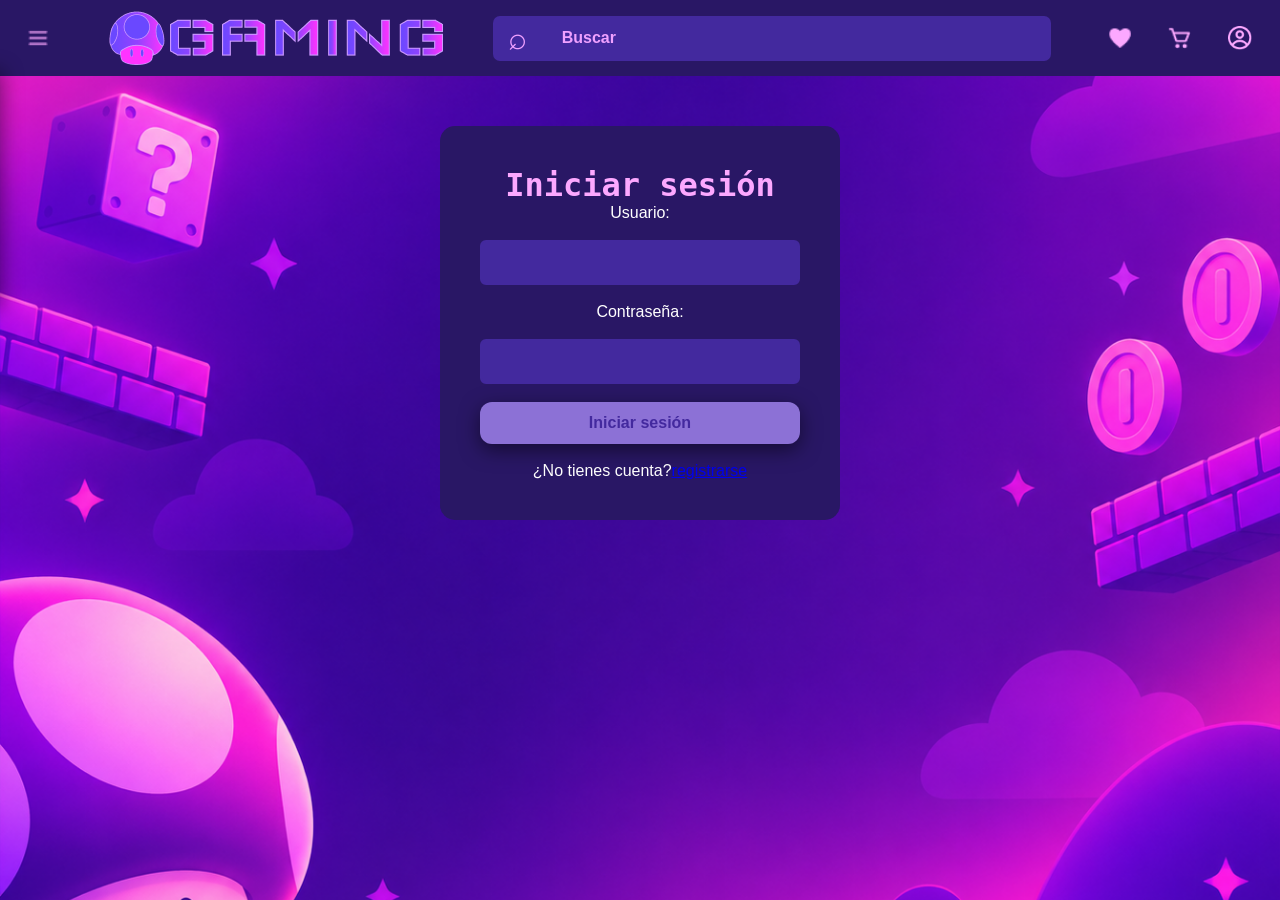
<file: login.html>
<!DOCTYPE html>
<html lang="en">
<head>
    <meta charset="UTF-8">
    <meta name="viewport" content="width=device-width, initial-scale=1.0">
    <title>GAMING</title>
    <link rel="stylesheet" href="css/style.css">
</head>
<body class="login">
    <header class="header">
        <button class="menu-btn"><img src="assets/img/menu.png" alt="menu"></button>
        <a href="index.html" class="logo">
            <img src="assets/img/LogoGamingNav 2.png" alt="logo">
        </a>
        <div class="buscador">
            <button class="btn-buscar">⌕</button>
            <input type="text" placeholder="Buscar">
        </div>

        <div class="acciones">
            <!-- fav -->
            <div class="desplegable-item">
            <button class="nav-btn"><img src="assets/img/fav.png" alt="Favoritos"></button>
            <div class="desplegable-menu">
                <h2>Mis favoritos</h2>
                <div class="desplegable-contenido">
                    <div class="item-juego">
                        <p>Inicia sesión para ver tus juegos favoritos</p>
                    </div>
                </div>
            </div>
            </div>

            <!-- carrito -->
            <div class="desplegable-item">
            <button class="nav-btn"><img src="assets/img/carrito.png" alt="Carrito"></button>
            <div class="desplegable-menu">
                <h2>Carrito</h2>
                <div class="desplegable-contenido">
                    <div class="item-carrito">
                        <span>Inicia sesión para agregar juegos a tu carrito</span>
                    </div>
                </div>
            </div>
            </div>

            <!-- perfil -->
            <div class="desplegable-item">
            <button class="nav-btn"><img src="assets/img/user.png" alt="Usuario"></button>
            <div class="desplegable-menu menu-perfil">
                <div class="perfil-header">
                <p class="usuario">Inicia sesión para ver tu perfil</p>
                </ul>
            </div>
            </div>
        </div>
    </header>
    <nav class="menu">
        <a href="#"> <img src="assets/img/inicio.png" alt=""> Inicio </a>
        <div class="menu-categorias">
            <a href="#" class="btn-categorias"> <img src="assets/img/categorias.png" alt=""> Categorias
            <span>›</span>
            </a>
            <div class="submenu">
                <a class="cat" href="#"> <img src="assets/img/deporte.png" alt="">Deporte</a>
                <a class="cat" href="#"> <img src="assets/img/aventura.png" alt="">Aventura</a>
                <a class="cat" href="#"> <img src="assets/img/accion.png" alt="">Acción</a>
                <a class="cat" href="#"> <img src="assets/img/cocina.png" alt="">Cocina</a>
                <a class="cat" href="#"> <img src="assets/img/puzzle.png" alt="">Puzzle</a>
                <a class="cat" href="#"> <img src="assets/img/parejas.png" alt="">En pareja</a>
            </div>
        </div>
        <a href="#"> <img src="assets/img/recientes.png" alt="">Recientes</a>
        <a href="#"><img src="assets/img/clasificacion.png" alt="">Clasificación</a>
        <div class="menu-inf"> 
        <a href="#"> <img src="assets/img/inicio.png" alt="">Contactanos</a>
        <a href="#"> <img src="assets/img/compartir.png" alt="">Compartir</a>
        </div>
    </nav>
    <div class="login-box">
        <h1>Iniciar sesión</h1>
        <form>
            <label for="username">Usuario:</label>
            <input type="text" placeholder="">

            <label for="password">Contraseña:</label>
            <input type="password" placeholder="">

            <a href="index.html" class="boton">
                <span>Iniciar sesión</span>
            </a>

               <span>¿No tienes cuenta?<a href="registrarse.html">registrarse</a> </span>
        </form>
      
       </div>
        
</body>
</html>
</file>
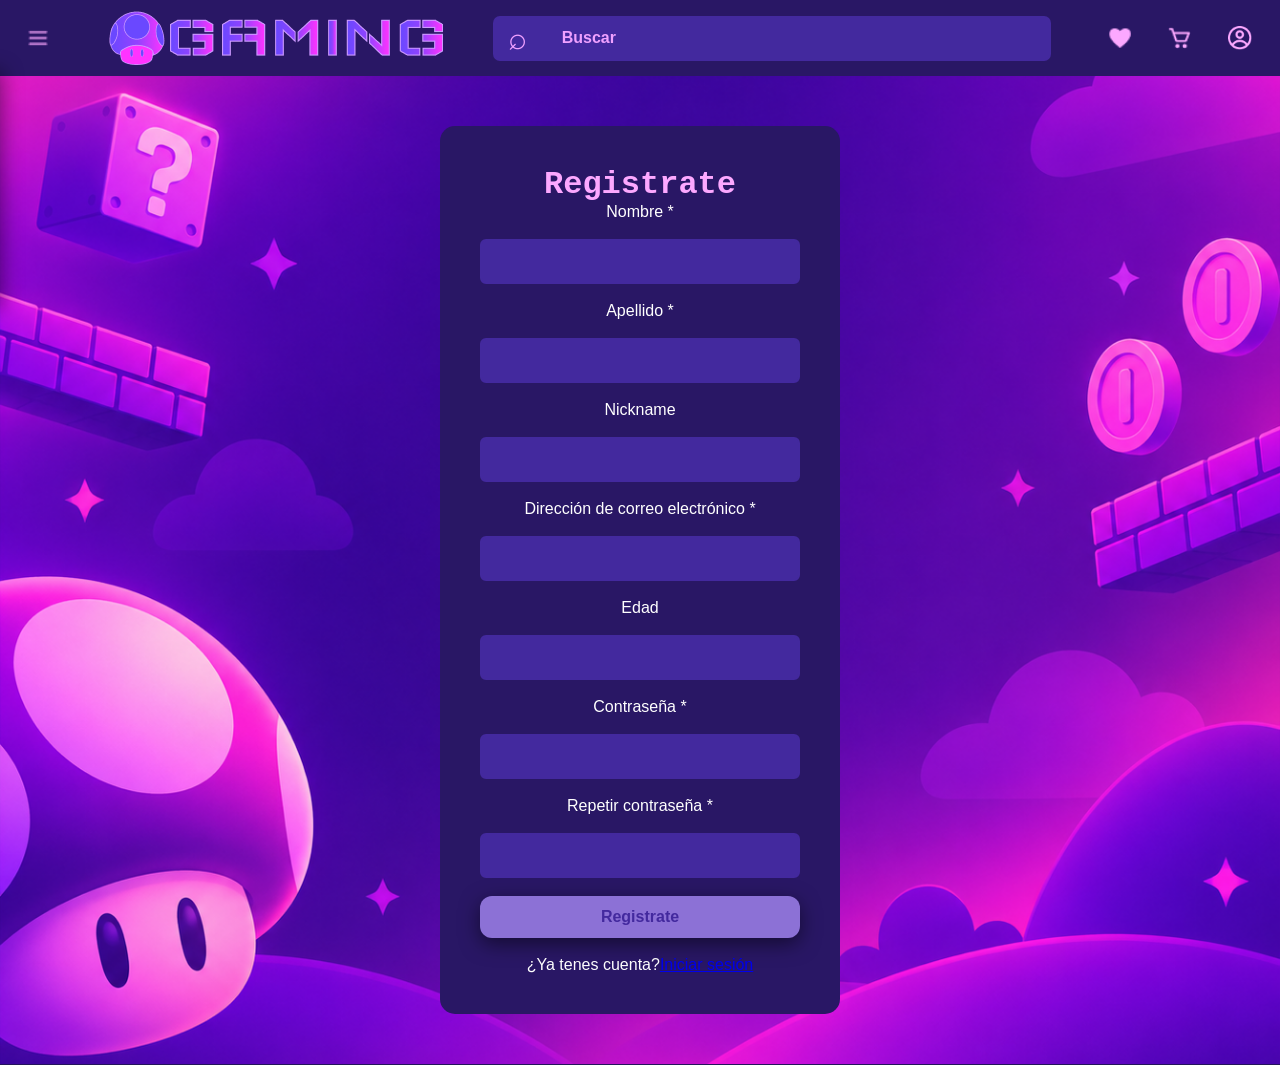
<file: registrarse.html>
<!DOCTYPE html>
<html lang="en">
<head>
    <meta charset="UTF-8">
    <meta name="viewport" content="width=device-width, initial-scale=1.0">
    <title>GAMING</title>
    <link rel="stylesheet" href="css/style.css">
</head>
<body class="login">
 <header class="header">
        <button class="menu-btn"><img src="assets/img/menu.png" alt="menu"></button>
        <a href="index.html" class="logo">
            <img src="assets/img/LogoGamingNav 2.png" alt="logo">
        </a>
        <div class="buscador">
            <button class="btn-buscar">⌕</button>
            <input type="text" placeholder="Buscar">
        </div>

        <div class="acciones">
            <!-- fav -->
            <div class="desplegable-item">
            <button class="nav-btn"><img src="assets/img/fav.png" alt="Favoritos"></button>
            <div class="desplegable-menu">
                <h2>Mis favoritos</h2>
                <div class="desplegable-contenido">
                    <div class="item-juego">
                        <p>Inicia sesión para ver tus juegos favoritos</p>
                    </div>
                </div>
            </div>
            </div>

            <!-- carrito -->
            <div class="desplegable-item">
            <button class="nav-btn"><img src="assets/img/carrito.png" alt="Carrito"></button>
            <div class="desplegable-menu">
                <h2>Carrito</h2>
                <div class="desplegable-contenido">
                    <div class="item-carrito">
                        <span>Inicia sesión para agregar juegos a tu carrito</span>
                    </div>
                </div>
            </div>
            </div>

            <!-- perfil -->
            <div class="desplegable-item">
            <button class="nav-btn"><img src="assets/img/user.png" alt="Usuario"></button>
            <div class="desplegable-menu menu-perfil">
                <div class="perfil-header">
                <p class="usuario">Inicia sesión para ver tu perfil</p>
                </ul>
            </div>
            </div>
        </div>
    </header>
    <nav class="menu">
        <a href="#"> <img src="assets/img/inicio.png" alt=""> Inicio </a>
        <div class="menu-categorias">
            <a href="#" class="btn-categorias"> <img src="assets/img/categorias.png" alt=""> Categorias
            <span>›</span>
            </a>
            <div class="submenu">
                <a class="cat" href="#"> <img src="assets/img/deporte.png" alt="">Deporte</a>
                <a class="cat" href="#"> <img src="assets/img/aventura.png" alt="">Aventura</a>
                <a class="cat" href="#"> <img src="assets/img/accion.png" alt="">Acción</a>
                <a class="cat" href="#"> <img src="assets/img/cocina.png" alt="">Cocina</a>
                <a class="cat" href="#"> <img src="assets/img/puzzle.png" alt="">Puzzle</a>
                <a class="cat" href="#"> <img src="assets/img/parejas.png" alt="">En pareja</a>
            </div>
        </div>
        <a href="#"> <img src="assets/img/recientes.png" alt="">Recientes</a>
        <a href="#"><img src="assets/img/clasificacion.png" alt="">Clasificación</a>
        <div class="menu-inf"> 
        <a href="#"> <img src="assets/img/inicio.png" alt="">Contactanos</a>
        <a href="#"> <img src="assets/img/compartir.png" alt="">Compartir</a>
        </div>
    </nav>
    <div class="login-box">
        <h1>Registrate</h1>
        <form class="form-reg">
            <label for="username">Nombre *</label>
            <input type="text" id="username" required>
            
            <label for="username">Apellido *</label>
            <input type="text"  id="username" required>

            <label for="nickname">Nickname</label>
            <input type="text" placeholder="">
            
          <label for="email">Dirección de correo electrónico *</label>
            <input type="email" id="email" required>

            <label for="email">Edad</label>
            <input type="number" placeholder="">

           <label for="password">Contraseña *</label>
            <input type="password" id="password" required>

            <label for="email">Repetir contraseña *</label>
            <input type="password" id="password" required>

            <a href="" class="boton" id="btn-registrarse">
                <span>Registrate</span>
            </a>
            <span>¿Ya tenes cuenta?<a href="login.html">Iniciar sesión</a></span>
        
   
        </form>
        <div class="registro-exitoso">
                <h2>Registro correcto</h2>
                <a href="login.html" class="boton">
                <span>Iniciar sesión</span>
                </a>
        </div>
             
    </div>
    <script src="js/script.js"></script>
</body>
</html>
</file>
<file: css/style.css>
* {
    margin: 0;
    padding: 0;
    box-sizing: border-box;
}
body {
    font-family: arial, regular;
    background-color: #24145c;
    color: white;
}
h1, h2, h3 {
    font-family: overpass, monospace;
    color: #fca8ff; 
}
.loader {
    position: fixed;
    top: 0;
    left: 0;
    width: 100%;
    height: 100%;
    background-color: #24145c;
    display: flex;
    flex-direction: column;
    justify-content: center;
    gap: 40px;
    align-items: center;
    z-index: 9999;
    animation: ocultar-loader 0.6s ease 5s forwards;
}
.loading-bar {
   display: flex;
   gap: 10px;
}
.loading-bar > div {
    width: 15px;
    height: 15px;
    background-color: #fca8ff;
    border-radius: 50%;
    animation: bounce 0.6s infinite alternate;
}
.loading-bar > div:nth-child(1) {
    animation-delay: 0s;
}
.loading-bar > div:nth-child(2) {
    animation-delay: 0.15s;
}
.loading-bar > div:nth-child(3) {
    animation-delay: 0.30s;
}
.loading-bar > div:nth-child(4) {
    animation-delay: 0.45s;
}
.barra-carga-container {
    width: 600px;
    height: 30px;
    background-color: #43299e;
    border-radius: 10px;
    overflow: hidden;
    position: relative;
}

.barra-carga {
    width: 0%;
    height: 100%;
    background-color: #fca8ff;
    border-radius: 10px;
}

.porcentaje {
    position: absolute;
    top: 50%;
    left: 50%;
    transform: translate(-50%, -50%);
    color: #ffffff;
    font-family: 'Overpass', sans-serif;
    font-size: 14px;
    font-weight: bold;

    z-index: 2;
}
.loader.oculto {
    opacity: 0;
    pointer-events: none;
}
/*Header*/

.header {
  display: flex;
  align-items: center;
  justify-content: space-between;
  background-color: #291765;
  padding: 10px 20px;
}



/* Buscador */
.buscador {
  height: 40px;
  background-color: #43299e;
  border-radius: 7px;
}

.buscador input {
  width: 100%;
  height: 100%;
  background: transparent;
  border: none;
  outline: none;
  padding: 0 15px;
  color: #ffffff;
  font-size: 15px;
  
}

.buscador input::placeholder {
  color: #f0a1ff;
  font-weight: 600;
}

.buscador button {
  background: none;
  border: none;
  color: #f0a1ff;
  font-size: 24px;
  padding: 0 15px;
  cursor: pointer;
}

/* Acciones (Íconos superior derecha) */
.acciones {
  display: flex;
  align-items: center;
  gap: 12px;
}

.desplegable-item {
  position: relative;
}

.nav-btn {
  background: transparent;
  border: none;
  cursor: pointer;
  padding: 8px;
  border-radius: 6px;
  transition: background 0.2s ease, transform 0.2s ease;
  display: flex;
  align-items: center;
  justify-content: center;
}

.nav-btn img {
  width: 24px;
  height: 24px;
  display: block;
}

.nav-btn:hover {
  background: rgba(255, 255, 255, 0.12);
  transform: translateY(-2px);
}

/* desplegable Menus */
.desplegable-menu {
  position: absolute;
  top: 100%;
  right: 0;
  width: 280px;
  background-color: #211059;
  border-radius: 12px;
  padding: 16px;
  color: #ffffff;
  box-shadow: 0 10px 30px rgba(0, 0, 0, 0.5);
  z-index: 100;
  opacity: 0;
  visibility: hidden;
  transform: translateY(10px);
  transition: opacity 0.25s ease, transform 0.25s ease, visibility 0.25s;
}

.desplegable-item:hover .desplegable-menu {
  opacity: 1;
  visibility: visible;
  transform: translateY(0);
}

.desplegable-menu h2 {
  color: #ff88ff;
  font-family: monospace;
  font-size: 1.3rem;
  margin: 0 0 12px 0;
  border-bottom: 1px solid rgba(255, 255, 255, 0.2);
  padding-bottom: 6px;
}

.item-juego,
.item-carrito {
  display: flex;
  align-items: center;
  gap: 10px;
  margin-bottom: 10px;
  font-size: 0.85rem;
}

.item-juego img,
.item-carrito img {
  width: 36px;
  height: 36px;
  border-radius: 6px;
  object-fit: cover;
}
.btn-borrar {
  color: #ffffff;
  background-color: transparent;
}


.perfil-header {
  text-align: center;
  margin-bottom: 12px;
}

.perfil-header .usuario {
  font-weight: bold;
  margin: 0;
}

.perfil-header .email {
  font-size: 0.75rem;
  color: #bbb;
}

.desplegable-menu ul {
  list-style: none;
  padding: 0;
  margin: 0;
}

.desplegable-menu ul li a {
  color: #ffffff;
  text-decoration: none;
  display: block;
  padding: 5px 0;
  font-size: 0.88rem;
  transition: color 0.2s ease;
}

.desplegable-menu ul li a:hover {
  color: #ff88ff;
}

/* Menú Hamburguesa Lateral */
.menu-btn {
  background: none;
  border: none;
  cursor: pointer;
  padding: 4px;
}

.menu-btn img {
  width: 28px;
  height: 28px;
  display: block;
}

.menu {
  position: absolute;
  top: 60px;
  left: 0;
  width: 220px;
  padding: 20px;
  background-color: #291765;
  border-radius: 0 0 8px 0;
  display: flex;
  flex-direction: column;
  gap: 12px;
  transform: translateX(-100%);
  transition: transform 0.3s ease;
  z-index: 100;
  box-shadow: 4px 10px 20px rgba(0, 0, 0, 0.4);
}

.menu.menu-abierto {
  transform: translateX(0);
}

.registro-exitoso {
  display: none; 
}

.login-box.registro-correcto{
  background-color: #10b981;
  animation: mover 2s ease-in-out infinite; 
}

.login-box.registro-correcto .registro-exitoso{
  display: flex;
  flex-direction: column;
  align-items: center;
  gap: 20px; 
}

@keyframes mover {
  0% {
    transform:  scale(1.5,1.5); 
  }
  50% {
    transform: scale(1.2,1.2);  
  }
  100% {
    transform: scale(1.5,1.5);  
  }
}

.login-box.registro-correcto .form-reg{
display: none;
}

.login-box.registro-correcto h1{
display: none;
}

.menu a,
.btn-categorias {
  color: #ffffff;
  text-decoration: none;
  display: flex;
  align-items: center;
  gap: 10px;
  font-family: system-ui, sans-serif;
  font-size: 0.95rem;
  transition: color 0.2s ease;
}

.menu a img,
.btn-categorias img {
  width: 20px;
  height: 20px;
}

.menu a:hover,
.btn-categorias:hover {
  color: #f3a1ff;
}

.submenu {
  display: none;
  flex-direction: column;
  gap: 10px;
  padding-left: 30px;
  padding-top: 8px;
}

.submenu.submenu-abierto {
  display: flex;
}

.submenu a.cat {
  color: #9d8bd8;
  font-size: 0.88rem;
}

.submenu a.cat:hover {
  color: #f0a1ff;
}

.menu-inf {
  margin-top: 10px;
  padding-top: 10px;
  border-top: 1px solid rgba(255, 255, 255, 0.15);
  display: flex;
  flex-direction: column;
  gap: 10px;
}
/*Logo*/
.logo {
display: flex;
}
.logo img {
  width: auto;
  display: block;
}
/*Barra buscador*/
.buscador {
    display: flex;
    align-items: center;

    width: 45%;
    height: 45px;

    background-color: #43299e;
    border-radius: 7px;
}

.buscador input {
    width: 100%;
    height: 100%;
    background: transparent;
    border: none;
    outline: none;
    padding: 0 20px;
    color: white;
    font-size: 16px;
}

.buscador input::placeholder {
    color: #f0a1ff;
    font-weight: bold;
}

.buscador button {
    background: none;
    border: none;
    color: #f0a1ff;
    font-size: 32px;
    padding: 0 15px;
    cursor: pointer;
}


/*Iconos*/
.acciones {
  display: flex;
  align-items: center;
  gap: 20px;
}
.acciones button {
  border: none;
  cursor: pointer;
}
.acciones button img {
  width: 24px;
  height: 24px;
}
.btn-jugar-ahora {
  align-self: flex-end;
  background-color: #9d8bd8;
  color: #ffffff;
  border: none;
  padding: 8px 18px;
  border-radius: 6px;
  font-weight: 600;
  cursor: pointer;
  transition: background-color 0.2s ease, transform 0.2s ease;
}

/*pagina peg*/
.game-page-container {
  display: grid;
  grid-template-columns: 1fr 320px; /* Columna principal adaptable + Sidebar fija */
  gap: 24px;
  max-width: 1400px;
  margin: 0 auto;
}
.main-content {
  display: flex;
  flex-direction: column;
  gap: 20px;
}
.breadcrumb {
    font-size: 0.9rem;
    color: #a288d4;}
.breadcrumb a {
  color: #a288d4;
  text-decoration: none;
}
.breadcrumb span {
  color: #d946ef;
  font-weight: 600;
}
/*marco del juego*/
.game-portada {
  border-radius: 12px;
  overflow: hidden;
  width: 1080px;
}
.game-img img{
    width: 1080px;
    height: 480px;
    object-fit: cover;
    object-position: top center;
    display: block;
}
.game-bar {
    width: 1080px;
    display: flex;
    justify-content: space-between;
    align-items: center;
    padding: 12px 20px;
    background-color: #4c1d95;
}
.game-acs{
display: flex;
gap: 10px;
}
.btn-icon {
 background-color: transparent;
  color: #ffffff;
  border: 1px solid rgba(255, 255, 255, 0.3);
  border-radius: 6px;
  padding: 6px 12px;
  cursor: pointer;
  transition: all 0.2s ease;
}

.game-info-grid {
  display: grid;
  width: 1080px;
  grid-template-columns: repeat(3, 1fr);
  gap: 16px;
}
/*animacion como jugar*/
/* Contenedor exterior */
.info-block {
  border: 4px solid #2d1766;
  border-radius: 12px;
  padding: 16px;
  display: inline-block;
  background-color: #12072b;
}
.info-block h3 {
  color: #fca8ff;
  margin: 0 0 16px 0;
  font-size: 1.2rem;
  text-align: left;
  border-bottom: 1px solid #321973;
  padding-bottom: 6px;
}


/* Tarjeta principal */
.tarjeta-controles {
  background-color: #1a0b40;
  border: 1px solid #321973;
  border-radius: 8px;
  padding: 16px;
  text-align: center;
  color: #ffffff;
}



/* Alineación de íconos */
.bloque-control {
  display: flex;
  flex-direction: column;
  align-items: center;
}
.mouse-contenedor {
  position: relative;
  display: flex;
  align-items: center;
  justify-content: center;
  width: 70%;
}
.icono-mouse{
  width: 45px;
  height: auto;
  display: block;
}

/* Animaciones simples con Transition en Hover */
.icono-flechas-v{
  position: absolute;
  font-size: 1.5rem;
  left: 32px;
  color:#ff88ff;
  animation: moverVertical 1.2s ease-in-out infinite alternate;
}
@keyframes moverVertical {
  0% {
    transform: translateY(4px);  /* Posición abajo */
  }
  100% {
    transform: translateY(-4px); /* Posición arriba */
  }
}

.icono-flechas-h{
  font-size: 1.5rem;
  color:#ff88ff;
  display: block;
  margin-top: 12px;
animation: moverHorizontal 1.2s ease-in-out infinite alternate;
}
@keyframes moverHorizontal {
  0% {
    transform: translateX(-5px); /* Posición izquierda */
  }
  100% {
    transform: translateX(5px);  /* Posición derecha */
  }
}

.btn-mouse-click {
  background: transparent;
  border: none;
  cursor: pointer;
  padding: 0;
  outline: none;
  transition: transform 0.15s ease; /* Transición al interactuar */
}

.btn-mouse-click img {
  width: 45px;
  height: auto;
  display: block;
}

.btn-mouse-click:hover {
  transform: scale(1.1);
}

.btn-mouse-click:active {
  transform: scale(0.9);
}

.etiqueta {
  font-size: 1.1rem;
  font-weight: 600;
  margin: 6px 0 0 0;
  color: #ffffff;
}



/* Botón de Click */
.btn-mouse-click {
  background: transparent;
  border: none;
  font-size: 2rem;
  cursor: pointer;
  outline: none;
  transition: transform 0.15s ease;
}

.btn-mouse-click:hover {
  transform: scale(1.15);
}

.btn-mouse-click:active {
  transform: scale(0.85);
}

.etiqueta {
  font-size: 1rem;
  font-weight: 600;
  margin: 6px 0 6px 0;
  color: #ffffff;
}

/*galeria de imagenes*/
.gallery-section {
  width: 1080px;
  border-radius: 8px;
}

.gallery-section h3 {
  margin-top: 0;
  margin-bottom: 12px;
}
.carousel-container {
  display: grid;
  grid-template-columns: repeat(4, 1fr);
  gap: 12px;
}
.carousel-container img {
  width: 100%;
  height: 100px;
  object-fit: cover;
  border-radius: 6px;
  border: 1px solid #2D1766;
  opacity: 0.85;
  transition: opacity 0.2s ease, transform 0.2s ease, border-color 0.2s ease;
  cursor: pointer;
}
/*hover de galeria*/
.carousel-container img:hover {
  opacity: 1;
  transform: scale(1.03);
  border-color: #d946ef;
}
/*seccion comentarios*/
.seccion-comentarios { 
  background-color: #2D1766;
  border-radius: 8px;
  padding: 16px;
}

.seccion-comentarios h3 {
  margin-top: 0;
  margin-bottom: 12px;
}

/* Caja del formulario (Input de comentario) */
.comentario-input-box {
  background-color: #43299E;
  border-radius: 8px;
  padding: 12px;
  margin-bottom: 20px;
  display: flex;
  flex-direction: column;
  gap: 10px;
}

.comentario-input-box textarea {
  width: 100%;
  height: 70px;
  background-color: transparent;
  border: none;
  color: #ffffff;
  font-family: inherit;
  font-size: 0.85rem;
  resize: vertical;
  box-sizing: border-box;
}

.comentario-input-box textarea:focus {
  outline: none;
}

.comentario-input-box textarea::placeholder {
  color: #9B8AD5;
}

/* Barra de herramientas y botón publicar */
.comentario-tools {
  display: flex;
  justify-content: space-between;
  align-items: center;
  padding-top: 8px;
}

.toolbar-icons {
  display: flex;
  gap: 8px;
}

.toolbar-icons button {
  background: transparent;
  border: none;
  color: #9B8AD5;
  cursor: pointer;
  font-size: 0.9rem;
  padding: 4px;
  border-radius: 4px;
}

.toolbar-icons button:hover {
  background-color: rgba(255, 255, 255, 0.1);
  color: #ffffff;
}

.btn-submit {
  align-self: flex-end;
  background-color: #2D1766;
  color: #ffffff;
  border: none;
  padding: 8px 18px;
  border-radius: 6px;
  font-weight: 600;
  cursor: pointer;
  transition: background-color 0.2s ease, transform 0.2s ease;
}

/* Lista de Comentarios Publicados */
.comentario-lista {
  display: flex;
  flex-direction: column;
  gap: 12px;
}

.comentario-item {
  background-color:#1B103F;
  border: 1px solid #2D1766;
  border-radius: 8px;
  padding: 12px;
  display: flex;
  gap: 12px;
  align-items: flex-start;
}

.avatar {
  width: 36px;
  height: 36px;
  background-color: #43299E;
  border-radius: 50%;
  display: flex;
  align-items: center;
  justify-content: center;
  font-size: 1.1rem;
  flex-shrink: 0;
}

.comentario-content {
  display: flex;
  flex-direction: column;
  gap: 4px;
  width: 100%;
}

.comentario-header {
  display: flex;
  gap: 10px;
  align-items: center;
}

.usuario {
  font-size: 0.85rem;
  font-weight: 600;
  color: #ffffff;
}

.fecha {
  font-size: 0.75rem;
  color: #ffffff;
}

.comentario-texto {
  color: #ffffff;
  margin: 2px 0 6px 0;
  line-height: 1.3;
}

/* Acciones del comentario */
.comentario-actions {
  display: flex;
  gap: 12px;
  align-items: center;
}

.btn-action, 
.btn-responder {
  background: transparent;
  border: none;
  color: #ffffff;
  font-size: 0.75rem;
  cursor: pointer;
  padding: 0;
  transition: color 0.2s ease;
}


.juegos-recomendados {
  display: flex;
  flex-direction: column;
  gap: 16px;
}
.controls-detail {
  display: flex;
  justify-content: center;
  align-items: center;
  padding: 10px 0;
  width: 100%;
}

.img-controles {
  max-width: 100%;
  height: auto;
  display: block;
  object-fit: contain;
}
.carrusel {
  position: relative;
  margin-bottom: 20px;
}
.carrusel h2 {
  margin-left: 40px;

}

.carruseles .juegos {
    display: flex;
    margin-left: 60px;
    margin-right: 60px;
    gap: 20px;
    overflow: hidden;
    margin-left: 70px;
    margin-right: 70px;

}

.juego {
  flex: 0 0 250px;
}

.juego img {
    width: 100%;
    display: block;
}
.footer { 
    padding: 40px; 
} 
.footer-columnas { 
    display: flex; 
    justify-content: space-between; 
    gap: 30px; 
} 
.footer-columna h3 { 
    margin-bottom: 15px; 
} 
.footer-columna a { 
    margin-bottom: 10px; 
    text-decoration: none; 
    color: #ffffff;
} 
.columna-pago, .columna-contacto , .footer-columna { 
    display: flex; 
    flex-direction: column; 
} 
.columna-contacto { 
    margin-top: 30px; 
} 
.columna-pago img, .columna-contacto img { 
    width: 40px; 
    height: auto; 
    margin-bottom: 10px;
 } 
 /* Estilos para el bloque de Newsletter */
.newsletter {
    margin-top: 25px;
    max-width: 280px; /* Ajusta según el ancho de la columna */
}

.newsletter p {
    font-size: 13px;
    color: #d1d1d1;
    margin-bottom: 15px;
    line-height: 1.4;
}

/* Contenedor del input y botón */
.newsletter-form {
    display: flex;
    align-items: center;
    border-bottom: 1px solid #ffffff; /* Línea blanca inferior */
    padding-bottom: 5px;
    gap: 10px;
}

/* Campo de correo */
.newsletter-form input {
  background: transparent;
  border: none;
  outline: none;
  color: #ffffff;
  font-size: 13px;
  flex: 1; /* Ocupa el espacio disponible a la izquierda */
}
.newsletter-form input::placeholder {
  color: #a090c0; /* Color suave para el placeholder */
}
.copyright { 
  text-align: center;
  margin-top: 40px; 
}
.logo-footer {
    display: block;
    margin: 20px auto 0 auto;
}
.login {
    min-height: 100vh;
    background-image: url("../assets/img/fondo-form.png");
    background-size: cover;
    background-repeat: no-repeat;
}
.login-box {
    width: 400px;
    padding: 40px;
    background-color: #291765;
    border-radius: 15px;
    text-align: center;
    margin: 50px auto 50px;
}
.login-box form {
    display: flex;
    flex-direction: column;
    gap: 18px;
}
.login-box input {
    height: 45px;
    padding: 0 15px;
    border: none;
    border-radius: 7px;
    background-color: #43299e;
    color: white;
    font-size: 16px;
    outline: none;
}
/*transicion login correcto*/
.login-box {
  transition: opacity 0.5s ease, transform 0.5s ease;
  animation: entradaSuave 2s cubic-bezier(0.16, 1, 0.3, 1) forwards;
}
.login-box:has(.boton:active){
  opacity: 0;
  transform: translateY(20px) scale(0.98);
  
}
/*.login-box .boton:active {
  background-color: #10b981;
  color: #ffffff;
  transform: scale(1.02);
  transition: background-color 0.15s ease, transform 0.15s ease;
}*/
@keyframes entradaSuave {
  from {
    opacity: 0;
    transform: translateY(-20px) scale(0.98);
  }
  to {
    opacity: 1;
    transform: translateY(0) scale(1);
  }
}
;
.login-box {
  animation: entradaSuave 0.6s cubic-bezier(0.16, 1, 0.3, 1) forwards;
}
/* --- ESTILOS BASE DE LOS INPUTS --- */
.login-box input {
  width: 100%;
  padding: 10px;
  border: 2px solid #43299e;
  border-radius: 6px;
  outline: none;
  transition: border-color 0.3s ease, box-shadow 0.3s ease;
}

.login-box input:user-invalid {
  border-color: #ef4444; 
  animation: vibracionError 0.3s ease;
}

.login-box input:required:valid:not(:placeholder-shown) {
  border-color: #10b981; 
}

@keyframes vibracionError {
  0%, 100% { transform: translateX(0); }
  20%, 60% { transform: translateX(-4px); }
  40%, 80% { transform: translateX(4px); }
}

/*Cards*/
.juego {
  position: relative;
  border-radius: 16px;
  overflow: hidden;
  width: 240px;
  height: 140px;
  color: #ffffff;
  box-shadow: 0 16px 26px rgba(28, 10, 57, 0.4);
  flex-shrink: 0;
  margin-top: 15px;
  margin-bottom: 15px;

}
.juego img {
  width: 100%;
  height: 100%;
  object-fit: cover;
  display: block;
}
.info-card {
 position: absolute;
  inset: 0;
  display: flex;
  justify-content: space-between;
  align-items: flex-end; 
  padding: 10px 12px;
  background: linear-gradient(180deg, transparent 25%, #43299e 70%);
  box-sizing: border-box;
  
}
.info-texto {
 display: flex;
  flex-direction: column;
  gap: 2px;
  max-width: 130px;
}
.info-texto p {
 color: #ffffff; /* Asegura que el texto del título y descripción sea blanco */;
}
.descripcion-hover {
  color: #d1d1d1; /* Un tono un poco más claro para la descripción */
}
.likes {
  font-size: 11px;
  color: #ffffff;
}


/* CARDS EN OFERTA*/
/* Insignia de oferta (arriba a la izquierda) */
.Insignia-oferta {
  position: absolute;
  background-color: #ff8c00; /* Naranja oferta */
  color: #ffffff;
  font-size: 12px;
  font-weight: bold;
  padding: 6px 8px;
  border-radius: 6px;
  z-index: 2;
}

/* Ajustes de texto para la versión con precio */
.info-precio {
  display: flex;
  flex-direction: column;
  align-items: flex-end;
  gap: 2px;
}

/* Botón Base Carrito */
/* Botón Carrito */
.btn-carrito {
  position: relative;
  display: inline-flex;
  align-items: center;
  justify-content: center;
  padding: 6px 12px;
  font: bold 10px sans-serif;
  color: #2e0854;
  background: #FCA8FF;
  border: 0;
  border-radius: 8px;
  cursor: pointer;
  white-space: nowrap;
  overflow: hidden;
  box-shadow: 0 3px 8px #fca8ff66;
  transition: background .3s ease, color .3s ease;
}

.btn-carrito:hover {
  background: #f886fc;
  transform: translateY(-1px);
}

/* Transición ultra nítida */
.texto-carrito, .contenido-agregado {
  transition: transform .3s ease, opacity .2s ease;
}

.contenido-agregado {
  position: absolute;
  display: flex;
  align-items: center;
  justify-content: center;
  opacity: 0;
  transform: scale(0.5);
}

.icono-carrito { 
  width: 14px; 
  height: 14px; 
  fill: currentColor; }

/* Estado Activo (Sin desenfoque) */
.btn-carrito.activo { 
  background: #e58910; 
  color: #fff; }

.btn-carrito.activo .texto-carrito {
  opacity: 0;
  transform: translateY(15px);
}

.btn-carrito.activo .contenido-agregado {
  opacity: 1;
  transform: scale(1.5) translateY(0);
}
.precio-actual {
  color: #ffaa00;
  font-size: 11px;
  font-weight: bold;
}

.precio-viejo {
  color: #b3a0d6;
  font-size: 9px;
  text-decoration: line-through;
}
/*HOVER DE LAS CARD*/
/*transicion para que el efecto sea fluido al entrar y salir*/
.juego {
  transition: transform 0.3s ease, box-shadow 0.3s ease;
}
.juego img {
  transition: transform 0.3s ease;
}

/*tajeta sube ligeramente y gana un sombra*/
.juego:hover {
  transform: translateY(-6px) skew(3deg, 0);
  box-shadow: 0 20px 30px rgba(67, 41, 158, 0.5);
}
.juego:hover img {
  transform: scale(1.08);
}
.descripcion-hover {
  display: -webkit-box;
 -webkit-box-orient: vertical;
  -webkit-line-clamp: 2;
  line-clamp: 2;
  overflow: hidden;
  text-overflow: ellipsis;

  max-height: 0;
  opacity: 0;
  transform: translateY(10px);
  overflow: hidden;
  transition: opacity 0.3s ease, transform 0.3s ease, max-height 0.3s ease;
  font-size: 0.85rem;
  color: #ccc;
  margin: 0;
}
.juego:hover .descripcion-hover {
  max-height: 3rem; 
  opacity: 1;
  transform: translateY(0);
  margin-top: 6px;
}
/*BANNER*//* BANNER PRINCIPAL (100% Ancho y más Alto) */
.banner-principal {
  position: relative;
  width: 100vw;                
  left: 50%;                    
  right: 50%;
  margin-left: -50vw;
  margin-right: -50vw;
  height: 480px;               
  overflow: hidden;
  border-radius: 0 0 24px 24px; 
  perspective: 1200px;
}

.banner-3d {
    width: 100%;
    height: 100%;
    position: relative;
    perspective: 1200px;
}

.banner-fondo {
    width: 100%;
    height: 100%;
    object-fit: cover;
    object-position: center;
    display: block;
}

.banner-frente,
.banner-atras {
    position: absolute;
    top: 0;
    left: 0;
    width: 100%;
    height: 100%;
    backface-visibility: hidden;
}

.banner-frente {
    transform: rotateY(0deg);
}

.banner-atras {
    transform: rotateY(180deg);
}
.flecha {
  position: absolute;
  top: 50%;
  transform: translateY(-50%);
  background-color: rgba(67, 41, 158, 0.75);
  color: #9B8AD5;
  margin-top: 15px;
  margin-bottom: 15px;
  height: 140px;
  border: none;
  font-size: 28px;
  padding: 20px 14px;
  border-radius: 10px;
  cursor: pointer;
  z-index: 10;
  backdrop-filter: blur(4px);   
  transition: background-color 0.2s ease, transform 0.2s ease;
}

.flecha:hover {
  background-color: #5c38d6;
  transform: translateY(-50%) scale(1.08);
}
.flecha.izquierda { 
  left: 10px; 
}
.flecha.derecha   { 
  right: 10px; 
}

.banner-contenido {
  position: absolute;
  bottom: 30px;                 
  left: 50%;
  transform: translateX(-50%);
  display: flex;
  flex-direction: column;
  align-items: center;
  gap: 16px;
  z-index: 10;
}

.boton {
  background-color: #8c71d6;
  color: #43299e;
  border: none;
  padding: 12px 32px;          
  text-decoration: none;
  border-radius: 12px;
  font-weight: bold;
  font-size: 16px;
  cursor: pointer;
  box-shadow: 0 6px 20px rgba(0, 0, 0, 0.5);
  transition: transform 0.2s ease, background-color 0.2s ease;
}
/* Contenedor principal de la barra de total */
.total-bar {
  display: flex;
  align-items: center;
  justify-content: space-between;
  padding: 12px 0 0 0;
  margin-top: 12px;
  border-top: 1px solid rgba(255, 255, 255, 0.2);
}

/* Texto del Total */
.total-bar span {
  color: #ffffff;
  font-weight: bold;
  font-size: 0.95rem;
}

/* Botón Comprar */
.boton-comprar {
  background-color: #a288d4;
  color: #1a0b40;
  border: none;
  border-radius: 8px;
  padding: 8px 16px;
  font-weight: bold;
  font-size: 0.9rem;
  cursor: pointer;
}

/* Efectos al pasar el cursor y hacer clic */
.boton-comprar:hover {
  background-color: #f0a1ff;
}

.boton-comprar:active {
  transform: scale(0.95);
}
/*boton jugar */
.btn-card {
  position: relative;
  display: inline-flex;
  align-items: center;
  justify-content: center;
  padding: 10px 20px;
  font-size: 13px;
  font-weight: bold;
  color: #fff;
  background: #8c71d6;
  border: none;
  border-radius: 20px;
  cursor: pointer;
  overflow: hidden;
  box-shadow: 0 4px 12px rgba(140, 113, 214, 0.3);
  transition: all 0.4s ease;
}

.btn-card:hover {
  background: #7952e4;
  transform: translateY(-2px);
  box-shadow: 0 6px 16px rgba(140, 113, 214, 0.45);
}

/* Textos y Animación */
.texto-jugar, .contenido-play {
  transition: transform 0.4s cubic-bezier(0.175, 0.885, 0.32, 1.275), opacity 0.3s ease;
}

.contenido-play {
  position: absolute;
  display: flex;
  align-items: center;
  gap: 6px;
  opacity: 0;
  transform: scale(0.3) translateY(15px);
}

.icono-play { width: 18px; height: 18px; fill: currentColor; }

/* Estado Activo (Clic) */
.btn-card.activo { background: #10b981; box-shadow: 0 4px 14px rgba(16, 185, 129, 0.4); }
.btn-card.activo .texto-jugar { opacity: 0; transform: translateY(-20px); }
.btn-card.activo .contenido-play { opacity: 1; transform: scale(1) translateY(0); }
/* punto / Puntos del slider */
.banner-punto {
  display: flex;
  gap: 10px;
}

.punto {
  width: 12px;
  height: 12px;
  background-color: rgba(255, 255, 255, 0.4);
  border-radius: 50%;
  cursor: pointer;
  transition: all 0.3s ease;
}

.punto.activo {
  background-color: #FCA8FF;
  transform: scale(1.3);
  box-shadow: 0 0 10px #FCA8FF;
}
/*card de la pagina juegos*/
.juegos-recomendados .juegos {
  display: flex;
  flex-direction: column;
  gap: 16px;
}

.juegos-recomendados .juego {
  width: 100%;        
  height: 140px;       
  margin-top: 0;
  margin-bottom: 0;
}

/* En caso de que la tarjeta tenga un precio (tarjetas de oferta/pago) */
.juegos-recomendados .info-precio {
  display: flex;
  flex-direction: column;
  align-items: flex-end;
  gap: 2px;
}

.juegos-recomendados .precio-actual {
  font-size: 11px;
  font-weight: bold;
  color: #ffcc00; 
}

.juegos-recomendados .precio-viejo {
  font-size: 9px;
  text-decoration: line-through;
  opacity: 0.7;
}


.juego.rebotando {
  animation: rebote-cards 0.9s ease;
}

/*Animacion hover*/
.btn-jugar,
.boton {
    position: relative;
    overflow: hidden;
    border: none;
    transition: transform 0.25s ease, background-color 0.25s ease;
}

.btn-jugar::before,
.boton::before {
    content: "";
    position: absolute;
    inset: 0;
    border: 3px solid #FCA8FF;
    border-radius: inherit;
    clip-path: inset(0 100% 0 0);
}

.btn-jugar:hover,
.boton:hover {
    transform: scale(1.08);
    background-color: #8c71d6;
    color: #FCA8FF;
}

.btn-jugar:hover::before,
.boton:hover::before {
    animation: recorrer-borde 3s linear forwards;
}

.btn-jugar span,
.boton span {
    display: inline-block;
}

.btn-jugar:hover span,
.boton:hover span {
    animation: mover-texto 1.0s ease;
}

/*Girar el banner*/
.banner-3d.girar-derecha .banner-frente {
    animation: frente-derecha 0.8s ease-in-out forwards;
}

.banner-3d.girar-derecha .banner-atras {
    animation: atras-derecha 0.8s ease-in-out forwards;
}

.banner-3d.girar-izquierda .banner-frente {
    animation: frente-izquierda 0.8s ease-in-out forwards;
}

.banner-3d.girar-izquierda .banner-atras {
    animation: atras-izquierda 0.8s ease-in-out forwards;
}

/*Girar el banner*/
@keyframes frente-derecha {
    from {
        transform: rotateY(0deg);
    }

    to {
        transform: rotateY(-180deg);
    }
}

@keyframes atras-derecha {
    from {
        transform: rotateY(180deg);
    }

    to {
        transform: rotateY(0deg);
    }
}


@keyframes frente-izquierda {
    from {
        transform: rotateY(0deg);
    }

    to {
        transform: rotateY(180deg);
    }
}

@keyframes atras-izquierda {
    from {
        transform: rotateY(-180deg);
    }

    to {
        transform: rotateY(0deg);
    }
}

/*Mover texto del boton*/
@keyframes mover-texto {
     0% {
        transform: scaleX(1);
    }

    35% {
        transform: scaleX(1.25);
    }

    60% {
        transform: scaleX(0.9);
    }

    80% {
        transform: scaleX(1.1);
    }

    100% {
        transform: scaleX(1);
    }
}

/*Recorrer borde del boton*/
@keyframes recorrer-borde {
    0% {
        clip-path: inset(0 100% 0 0);
    }
    25% {
        clip-path: inset(0 0 100% 0);
    }
    50% {
        clip-path: inset(0 0 0 100%);
    }
    75% {
        clip-path: inset(100% 0 0 0);
    }
    100% {
        clip-path: inset(0 0 0 0);
    }
}

/*Animacion de rebote para las cards*/
@keyframes rebote-cards {
  0% {
    transform: translateY(0) scale(1);
  }

  30% {
    transform: translateY(-12px) scale(1.03);
  }

  55% {
    transform: translateY(5px) scale(0.98);
  }

  75% {
    transform: translateY(-5px) scale(1.01);
  }

  100% {
    transform: translateY(0) scale(1);
  }
}
/*Loader*/
@keyframes bounce {
  0%, 100% {
    transform: translateY(0) scale(1.6, 0.5);
  }
  15% { 
    transform: translateY(-8px) scale(0.85, 1.2); 
  }
  50% { 
    transform: translateY(-24px) scale(1, 1); 
  }
  85% { 
    transform: translateY(-8px) scale(0.85, 1.2); 
  }
}

@keyframes cargar {
    from {
        width: 0%;
    }

    to {
        width: 100%;
    }
}

@keyframes ocultar-loader {
    to {
        opacity: 0;
        visibility: hidden;
    }
}

/*HOME MOBILE*/
@media (max-width: 768px) {
   .header {
    padding: 10px 15px;
    position: sticky;
    top: 0;
    z-index: 1000;
  }
  .logo img {
    max-height: 25px;
  }
  /* Buscador desplegable compacto */
  .buscador {
   position: relative;
   justify-content: flex-end;
   margin: 0 10px;
   width: 45px;
  }
  .buscador input {
    position: absolute;
    right: 0;
    width: 0px;
    opacity: 0;
    pointer-events: none;
    transition: all 0.3s ease;
    z-index: 10;
  }
  .buscador:hover input,
   .buscador input:focus {
    width: 160px;
    opacity: 1;
    background-color: #43299E;
    padding: 6px 32px 6px 10px;
    pointer-events: auto;
  }
  .menu-btn {
    position: relative;
    z-index: 1200;
  }
  /* Acciones: Ocultar Favoritos (1º) y Carrito (2º) */
  .acciones .desplegable-item:not(:last-child) {
     display: none;
    }
  /* desplegable Menus en Mobile */
  .desplegable-menu {
     position: fixed;
     top: 60px;
     left: 10px;
     right: 10px;
     width: auto;
     max-height: 80vh;
     overflow-y: auto;
    }
  /* Mostrar desplegable activo al hacer tap en el botón */
  .desplegable-item.active .desplegable-menu {
    opacity: 1;
    visibility: visible;
    transform: translateY(0);
  }
  /* Menú Hamburguesa Off-Canvas */
  .menu {
    position: fixed;
    top: 0;
    left: 0;
    width: 260px;
    height: 100vh;
    padding: 20px 15px;
    z-index: 1100;
    overflow-y: auto;
    transform: translateX(-100%);
    transition: transform 0.3s ease;
  }
  
  .menu.active, .menu.menu-abierto {
    transform: translateX(0);
  }
  /* Submenú Categorías */
  .submenu.submenu-abierto {
    display: flex;
  }
  /* Fondo oscuro (superposicion) */
  .superposicion {
    display: none;
    position: fixed;
    inset: 0;
    background: rgba(0, 0, 0, 0.6);
    z-index: 1050;
   }
  .superposicion.active { 
    display: block; 
  }


  /*Banner*/
  .banner-principal {
    width: 100%;
    max-width: 100%;
    left: 0;
    right: 0;
    margin-left: 0;
    margin-right: 0;
    margin-bottom: 20px;
    height: 300px; /* Altura ideal para smartphones */
    border-radius: 0 0 18px 18px;
  }

  /* Aceleración por Hardware para la animación 3D */
  .banner-3d, .banner-fondo {
    will-change: transform;
    transform-style: preserve-3d;
  }

  /* Flechas compactas de fácil acceso táctil */
  .flecha {
    height: 44px;
    width: 44px;
    padding: 0;
    font-size: 22px;
    border-radius: 50%; /* Botones circulares flotantes */
    display: flex;
    align-items: center;
    justify-content: center;
    background-color: rgba(67, 41, 158, 0.85);
    margin: 0;
  }

  .flecha.izquierda { left: 10px; }
  .flecha.derecha   { right: 10px; }

  /* Desactivar hover en móviles para evitar estados pegados */
  .flecha:hover {
    transform: translateY(-50%);
  }

  /* Contenido flotante y Botón "Jugar ahora" */
  .banner-contenido {
    bottom: 16px;
    gap: 12px;
    width: 90%;
  }

  .boton {
    padding: 10px 24px;
    font-size: 15px;
    border-radius: 10px;
    width: auto;
    text-align: center;
  }

  /* Indicadores / punto */
  .banner-punto {
    display: flex;
    gap: 8px;
    justify-content: center;
  }

  .punto {
    width: 8px;
    height: 8px;
    background-color: rgba(255, 255, 255, 0.4);
    border-radius: 50%;
    transition: background-color 0.3s, transform 0.3s;
  }

  .punto.activo {
    background-color: #8c71d6;
    transform: scale(1.3);
  }

  /*CARRUSEL Y CARDS RESPONSIVE*/
  .carrusel{
    margin-bottom: 20px;
  }
  .carrusel h2 {
    font-size: 20px;
    margin-left: 20px;
  }
  .carrusel.banner-3d.girar-derecha {
    margin-top: 15px;
    margin-left: 50px; 
    font-size: 20px;
  }
  .carrusel .juegos {
    display: flex;
    gap: 10px;
    overflow-x: auto;
    scroll-snap-type: x mandatory;
    padding: 5px 5px;
    margin-left: 20px;
    margin-right: 20px;
  }
  
  /*Oculta elementos de desktop en mobile*/
  .carrusel .flecha,
  .info-card {
    display: none !important;
  }
  .juego {
    flex: 0 0 calc((100% - 20px) / 3);
    scroll-snap-align: start;
    display: flex;
    flex-direction: column;
    gap: 6px;
    background: transparent;
    border: none;
    padding-bottom: 5px;
  }
  .icon-container {
    position: relative;
    width: 100%;
    height: 100px;
    aspect-ratio: 1 / 1;
    border-radius: 20px;
    overflow: hidden;
    background-color: #1a1a2e;
  }
 
  .Insignia-oferta{
    display: none;
  }
  .Insignia-pago {
    position: absolute;
    top: 8px;
    right: 8px;
    width: 30px;
    height: 30px;
    background: #ffffff;
    border-radius: 10px;
    display: flex;
    align-items: center;
    justify-content: center;
    box-shadow: 0 4px 10px rgba(0, 0, 0, 0.25);
  }
  .Insignia-pago svg {
    width: 16px;
    height: 16px;
    fill: #f886fc;
  }

  .titulo-mobile {
    color: #ffffff;
    font-size: 13px;
    padding-left: 6px;
    text-align: left;
    margin: 0;
    line-height: 1.2;
  }
  .carrusel .juegos::-webkit-scrollbar {
  height: 6px;
}

.carrusel .juegos::-webkit-scrollbar-track {
  background: rgba(255, 255, 255, 0.05);
  border-radius: 10px;
}

.carrusel .juegos::-webkit-scrollbar-thumb {
  background: #f886fc;
  border-radius: 10px;
}

/*FOOTER*/
  .footer-columnas {
    flex-direction: column;
    gap: 12px;
  }
  .footer-columna {
    border-bottom: 1px solid rgba(255, 255, 255, 0.1);
    padding-bottom: 10px;
  }
  .footer-columna h3 {
    margin-bottom: 10px;
  }
  .footer-columna a {
        display: block;
        margin-bottom: 8px;
  }
  .footer-columna summary {
    display: flex;
    justify-content: space-between;
    align-items: center;
    padding: 8px 0;
  }
  .columna-contenido {
    padding-top: 10px;
    padding-left: 5px;
  }
  .columna-extra {
    border-bottom: none;
    margin-top: 15px;
  }
  .newsletter {
    max-width: 100%;
  }
  
  .logo-footer {
        width: 150px;
  }

  .copyright {
        text-align: center;
        font-size: 12px;
  }
}
</file>
<file: css/juego.css>
.game-img {
  display: flex;
  justify-content: center;
  align-items: center;
  min-height: 520px;
  background-color: #12072b;
}

/* ---------- Menú de inicio ---------- */
.menu-inicial {
  display: flex;
  flex-direction: column;
  justify-content: center;
  align-items: center;
  gap: 16px;
  width: 100%;
  min-height: 520px;
  padding: 24px;
  text-align: center;
  background: linear-gradient(rgba(18, 7, 43, 0.55), rgba(18, 7, 43, 0.55)), url("../assets/img/peg-fondo.jpg") center / cover no-repeat;
}

.menu-inicial h2 {
  font-size: 1.1rem;
}

.grupo-fichas {
  display: flex;
  justify-content: center;
  gap: 12px;
}

.game-img .boton-ficha {
  background: #291765;
  border: 2px solid transparent;
  border-radius: 10px;
  padding: 6px;
  cursor: pointer;
  transition: border-color 0.3s ease, transform 0.3s ease, background-color 0.3s ease;
}

.game-img .boton-ficha:hover {
  transform: scale(1.08);
}

.game-img .boton-ficha img {
  width: 56px;
  height: 56px;
  object-fit: contain;
}

.game-img .boton-ficha.seleccionada {
  border-color: #fca8ff;
  background: #43299e;
  transform: scale(1.08);
}

/* ---------- Tablero ---------- */
.contenedor-juego-peg {
  display: none;
  position: relative;
  box-sizing: border-box;
  grid-template-rows: 1fr auto 1fr;
  justify-items: center;       /* centra horizontalmente cada elemento */
  width: 100%;
  min-height: 600px;
  padding: 16px;
  background:
    linear-gradient(rgba(18, 7, 43, 0.6), rgba(18, 7, 43, 0.6)), url("../assets/img/peg-fondo.jpg") center / cover no-repeat;
}

#canvas-juego {
  grid-row: 2;
  display: block;
  width: 100%;
  max-width: 440px;
  height: auto;
  aspect-ratio: 1 / 1;
  background-color: transparent;
  border: 2px solid #43299e;
  border-radius: 12px;
  cursor: pointer;
}
#canvas-juego {
  aspect-ratio: 1278 / 1231;
  box-sizing: border-box;
}

#timer {
  grid-row: 1;
  align-self: end;
  margin: 0 0 12px;
  text-align: center;
  font-size: 1.1rem;
  font-weight: bold;
  color: #fca8ff;
}

.botones-juego {
  grid-row: 3;
  align-self: start;
  display: flex;
  justify-content: center;
  gap: 16px;
  margin-top: 12px;
}

/* ---------- Fin de partida ---------- */
#overlay {
  display: none;
  position: absolute;
  inset: 0;
  flex-direction: column;
  justify-content: center;
  align-items: center;
  gap: 20px;
  padding: 20px;
  background: linear-gradient(rgba(41, 23, 101, 0.88), rgba(41, 23, 101, 0.88)), url("../assets/img/peg-fondo.jpg") center / cover no-repeat;
  border-radius: 12px;
  z-index: 10;
  animation: fadeIn 0.6s ease-in-out;
}

#mensaje-final {
  font-size: 1.4rem;
  text-align: center;
  white-space: pre-line; 
  color: #fca8ff;
  background: rgba(252, 168, 255, 0.10);
    padding: 20px 30px;
    border-radius: 15px;
    border: 1px solid rgba(252, 168, 255, 0.3);
    box-shadow: 0 4px 15px rgba(252, 168, 255, 0.12);
    max-width: 600px;
    margin: 30px auto;
    line-height: 1.6;
    letter-spacing: 0.5px;
    transition: all 0.3s ease;

}

@keyframes fadeIn {
  from { opacity: 0; }
  to { opacity: 1; }
}
</file>
<file: css/flappy.css>
#escenario {
    position: relative;
    width: 900px;
    height: 500px;
    overflow: hidden;
    background: #87ceeb;
}
/* ---------- Parallax: 4 capas ---------- */
.capa {
    position: absolute;
    top: 0; left: 0;
    width: 100%; height: 100%;          /* el JS le pone el ancho real al cargar las imágenes */
    background-repeat: repeat-x;
    background-size: auto 100%;
    will-change: transform;
}
.capa1 { background-image: url("../assets/img-flappy/capa1.png"); }
.capa2 { background-image: url("../assets/img-flappy/capa2.png"); }
.capa3 { background-image: url("../assets/img-flappy/capa3.png"); }
.capa4 { background-image: url("../assets/img-flappy/capa4.png"); }

/* ---------- Llama ----------
   #personaje  -> se mueve con transform (JS) y parpadea cuando lo golpean
   #llama-sprite -> efectos de estado (flotar, impulso, explosión)
   #llama-sprite::before -> los cuadros de la patita (spritesheet)
   Cada cosa anima una propiedad distinta en un elemento distinto: no se pisan. */
#personaje {
    position: absolute;
    top: 0; left: 0;
    width: 100px;
    height: 80px;
    z-index: 10;
    will-change: transform;
}
#llama-sprite {
    position: relative;
    width: 100%;
    height: 100%;
}
#llama-sprite::before {
    content: "";
    position: absolute;
    inset: 0;
    background: url("../assets/img-flappy/llama.png") 0 0 / 400px 80px no-repeat;
    animation: correrLlama 0.4s steps(4) infinite;
    animation-play-state: paused;        /* quieta hasta que empieza la partida */
}
#llama-sprite.corriendo::before { animation-play-state: running; }
#llama-sprite.explotando::before { animation-play-state: paused; }   /* en la explosión, los cuadros quedan fijos */

/* Antes del primer impulso todo queda quieto (ni flota) */
#llama-sprite:not(.corriendo) { animation-play-state: paused; }

@keyframes correrLlama {
    from { background-position: 0 0; }
    to   { background-position: -400px 0; }
}

/* Animaciones por estado: el JS solo cambia la clase */
.volando    { animation: volar 0.8s ease-in-out infinite; }
.aleteando  { animation: aletear 0.3s ease-in-out 1; }
.explotando { animation: explotar 0.6s ease-in forwards; }

#personaje.golpeada { animation: golpe 1s linear 1; }

/* 1. Volar: flota suave, sube y baja con una leve inclinación */
@keyframes volar {
    0%, 100% { transform: translateY(0) rotate(0deg); }
    50%      { transform: translateY(-6px) rotate(-3deg); }
}
/* 2. Impulso: se estira y se inclina hacia arriba, y vuelve */
@keyframes aletear {
    0%   { transform: scale(1, 1) rotate(0deg); }
    40%  { transform: scale(0.9, 1.15) rotate(-15deg); }
    100% { transform: scale(1, 1) rotate(0deg); }
}
/* 3. Choque: gira, se encoge y se desvanece */
@keyframes explotar {
    0%   { transform: rotate(0deg) scale(1); opacity: 1; }
    100% { transform: rotate(540deg) scale(0.3); opacity: 0; }
}
/* 4. Golpe del cóndor o del cactus: la llama parpadea */
@keyframes golpe {
    0%, 40%, 80%, 100% { opacity: 1; }
    20%, 60%           { opacity: 0.25; }
}

/* ---------- Cactus ---------- */
.tuberia {
    position: absolute;
    top: 0; left: 0;
    width: 80px;
    background: url("../assets/img-flappy/cactus.png") center / 100% 100% no-repeat;
    z-index: 5;
    will-change: transform;
}

/* ---------- Cartas y cóndores (spritesheets de 4 cuadros) ---------- */
.item {
    position: absolute;
    top: 0; left: 0;
    z-index: 6;
    background-repeat: no-repeat;
    will-change: transform;
}
.carta {
    width: 50px; height: 60px;
    background-image: url("../assets/img-flappy/cartas.png");
    background-size: 200px 60px;                 /* 4 cuadros x 50 px */
    animation: brillar 0.6s steps(4) infinite;
}
@keyframes brillar {
    from { background-position: 0 0; }
    to   { background-position: -200px 0; }
}
.condor {
    width: 75px; height: 74px;
    background-image: url("../assets/img-flappy/condor.png");
    background-size: 300px 74px;                 /* 4 cuadros x 75 px */
    animation: aletearCondor 0.6s steps(4) infinite;
}
@keyframes aletearCondor {
    from { background-position: 0 0; }
    to   { background-position: -300px 0; }
}

/* ---------- Textos y carteles ---------- */
#puntaje {
    position: absolute;
    font-family: 'Overpass Mono', monospace;
    top: 10px; left: 15px;
    font-size: 28px;
    color: white;
    z-index: 50;
}
#vidas {
    position: absolute;
    top: 50px; left: 15px;
    font-size: 26px;
    letter-spacing: 4px;
    color: #ff4d6d;
    text-shadow: 0 1px 3px rgba(0, 0, 0, .6);
    z-index: 50;
}
#efecto {
    position: absolute;
    top: 14px; right: 15px;
    font-size: 20px;
    color: #ffd166;
    z-index: 50;
}
#cartel-fin {
    display: none;
    position: absolute;
    top: 50%; left: 50%;
    transform: translate(-50%, -50%);
    background: rgba(18, 7, 43, 0.92);
    color: white;
    padding: 35px 45px;
    text-align: center;
    z-index: 100;
    border-radius: 10px;
    box-shadow: 0 0 25px rgba(252, 168, 255, 0.4);
    min-width: 300px;
}

#cartel-fin h2 {
    font-size: 30px;
    margin-bottom: 15px;
    color: #ffd166;
}

#cartel-fin p {
    font-size: 18px;
    line-height: 1.5;
}

#runner-juego { max-width: 100%; overflow-x: auto; }

#menu-inicio-runner {
    position: absolute; inset: 0; z-index: 90;
    display: flex; flex-direction: column; justify-content: center; align-items: center;
    gap: 16px; text-align: center; color: white;
    background: rgba(18, 7, 43, 0.75);
}

.tecla-espacio {
    padding: 10px 28px;
    border: 2px solid #fca8ff; border-radius: 8px;
    background: #291765; color: white; font-weight: bold;
}

/* ---------- Debug (se activa con DEBUG = true en flappy.js) ---------- */
#escenario.debug #personaje,
#escenario.debug .item,
#escenario.debug .tuberia { outline: 1px solid red; }
</file>
